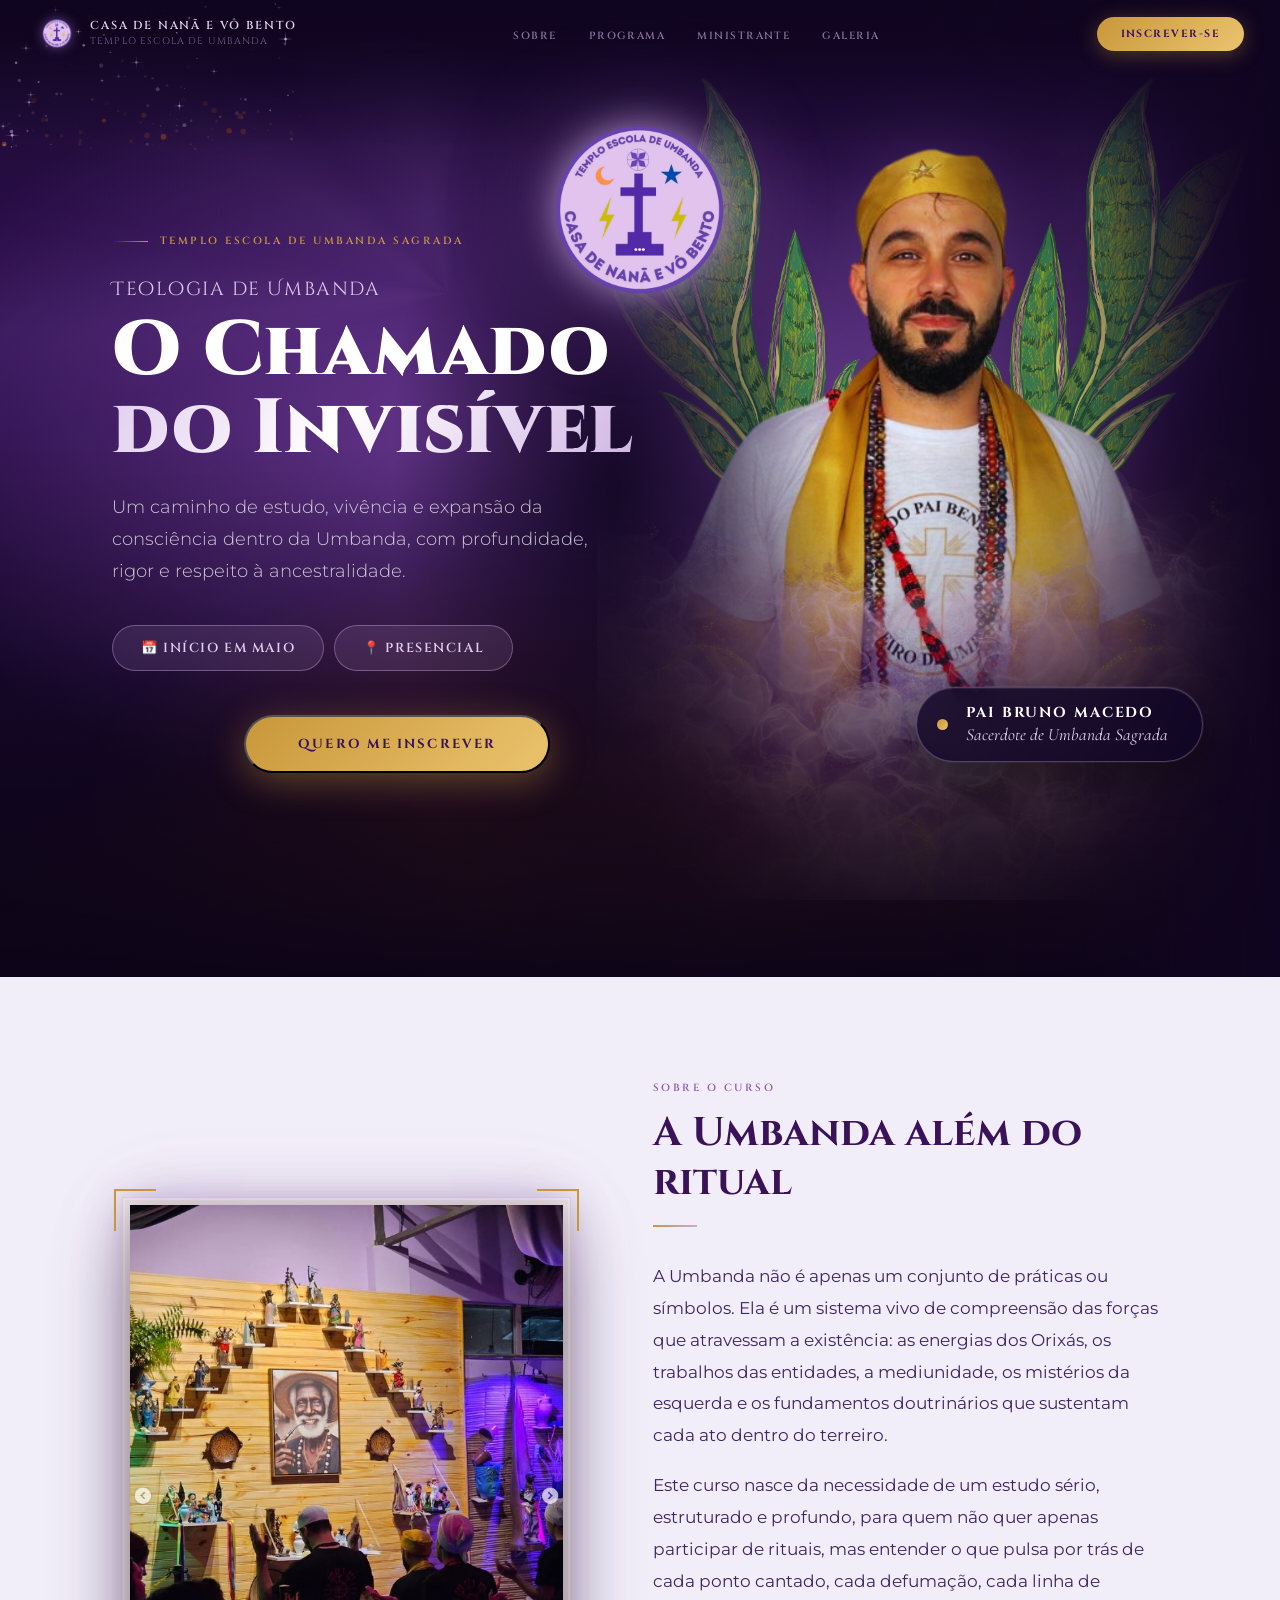
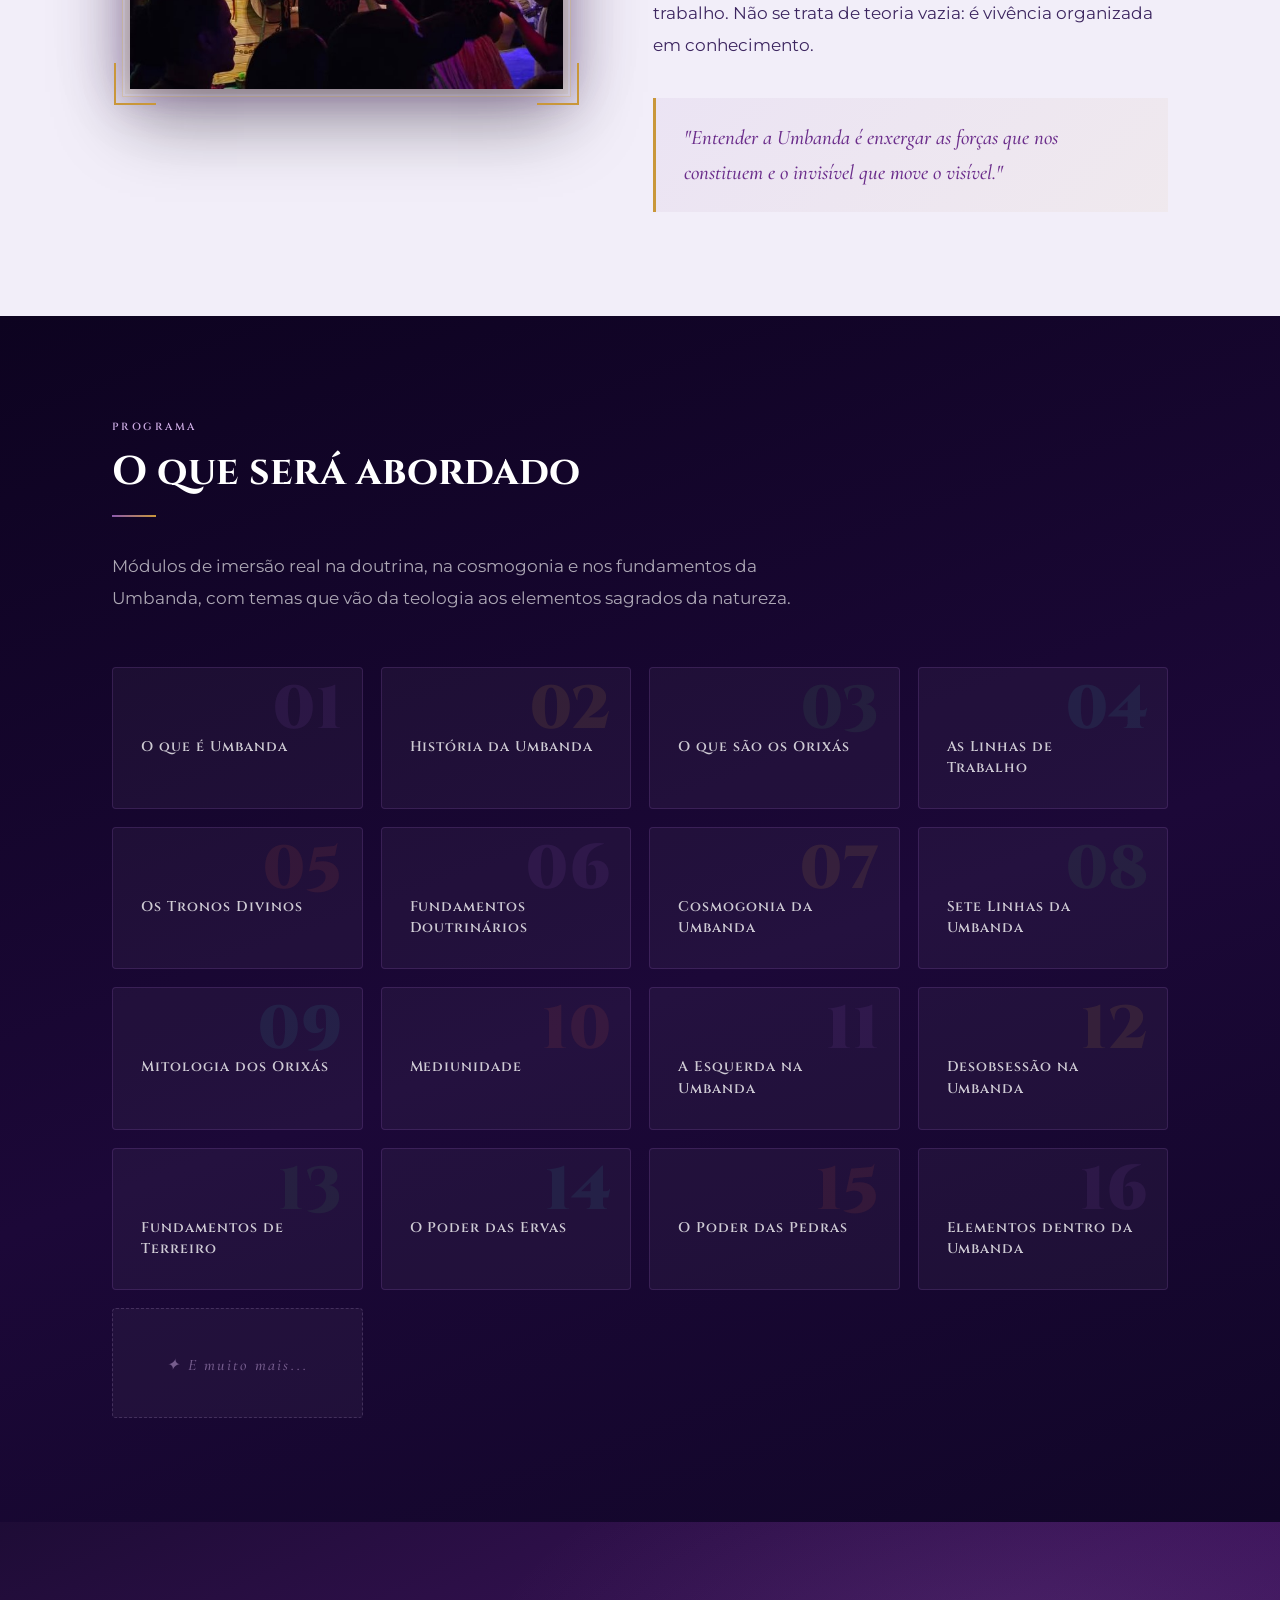
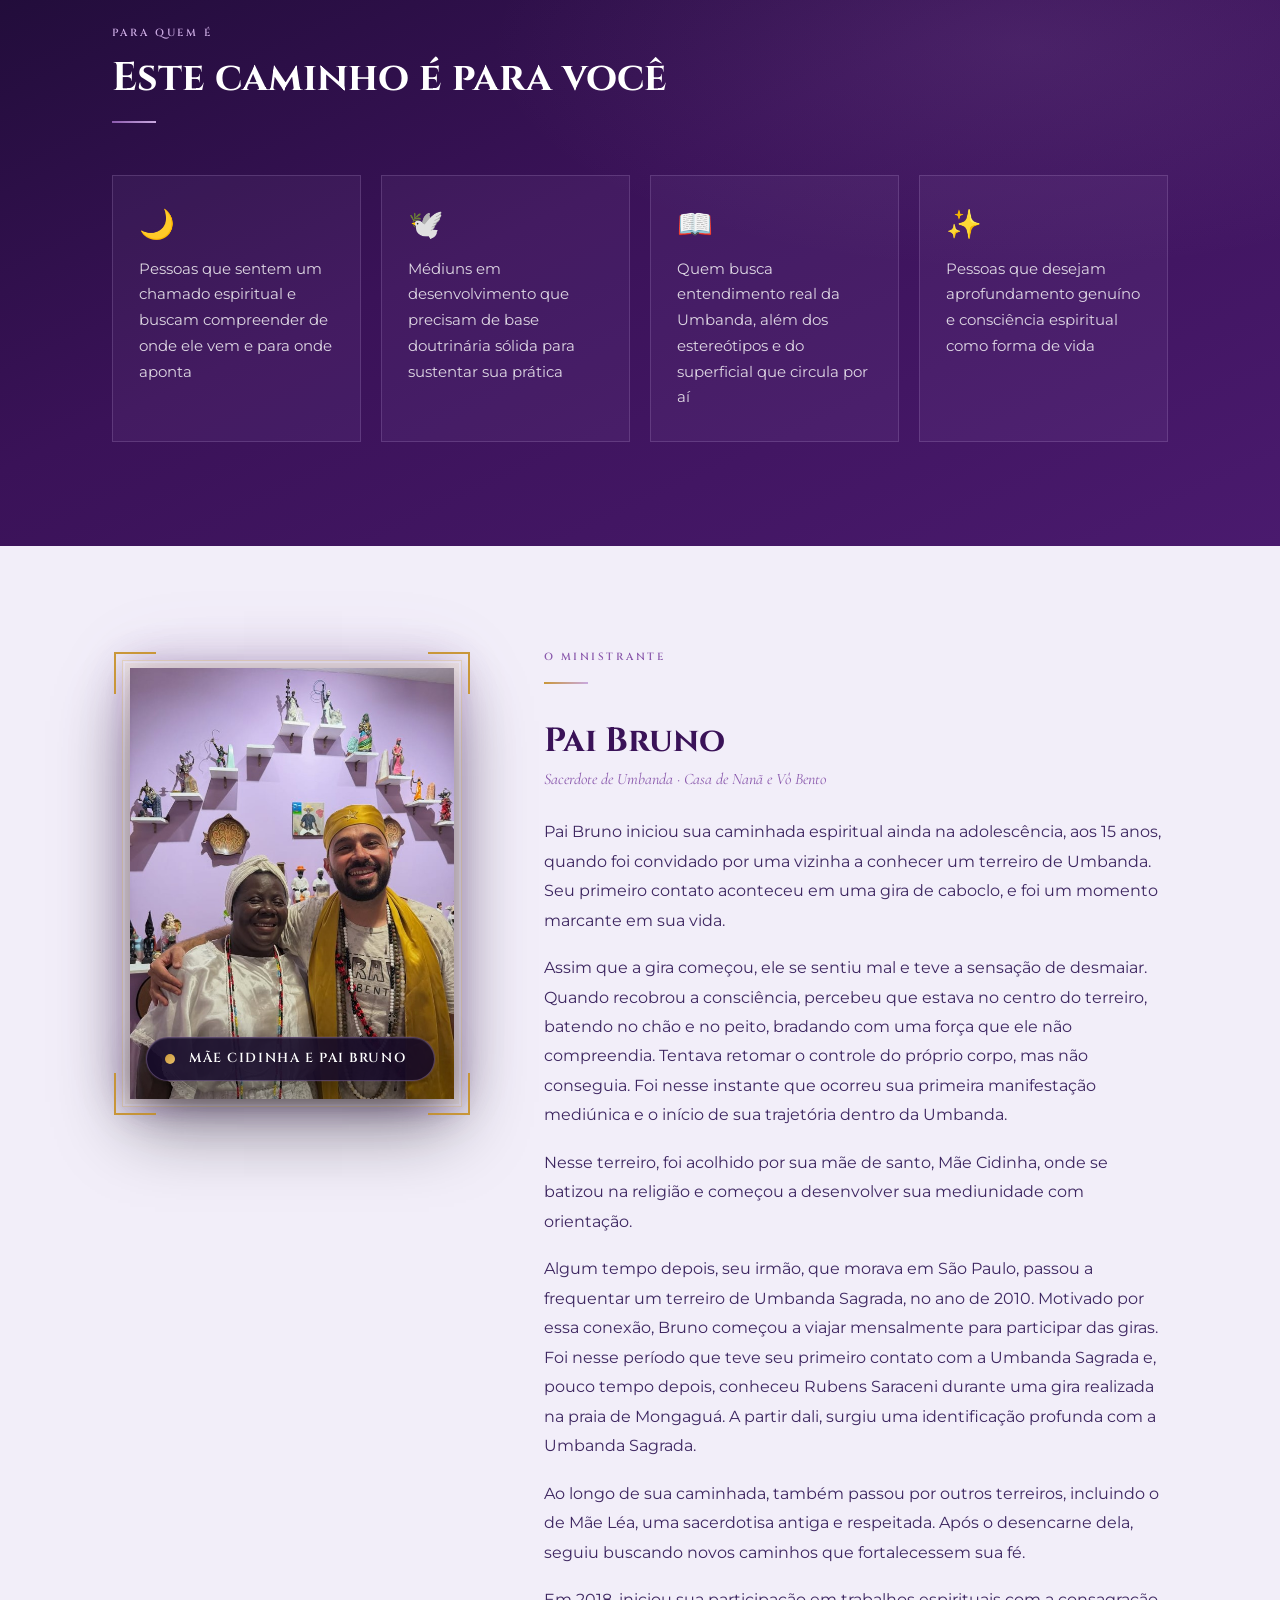
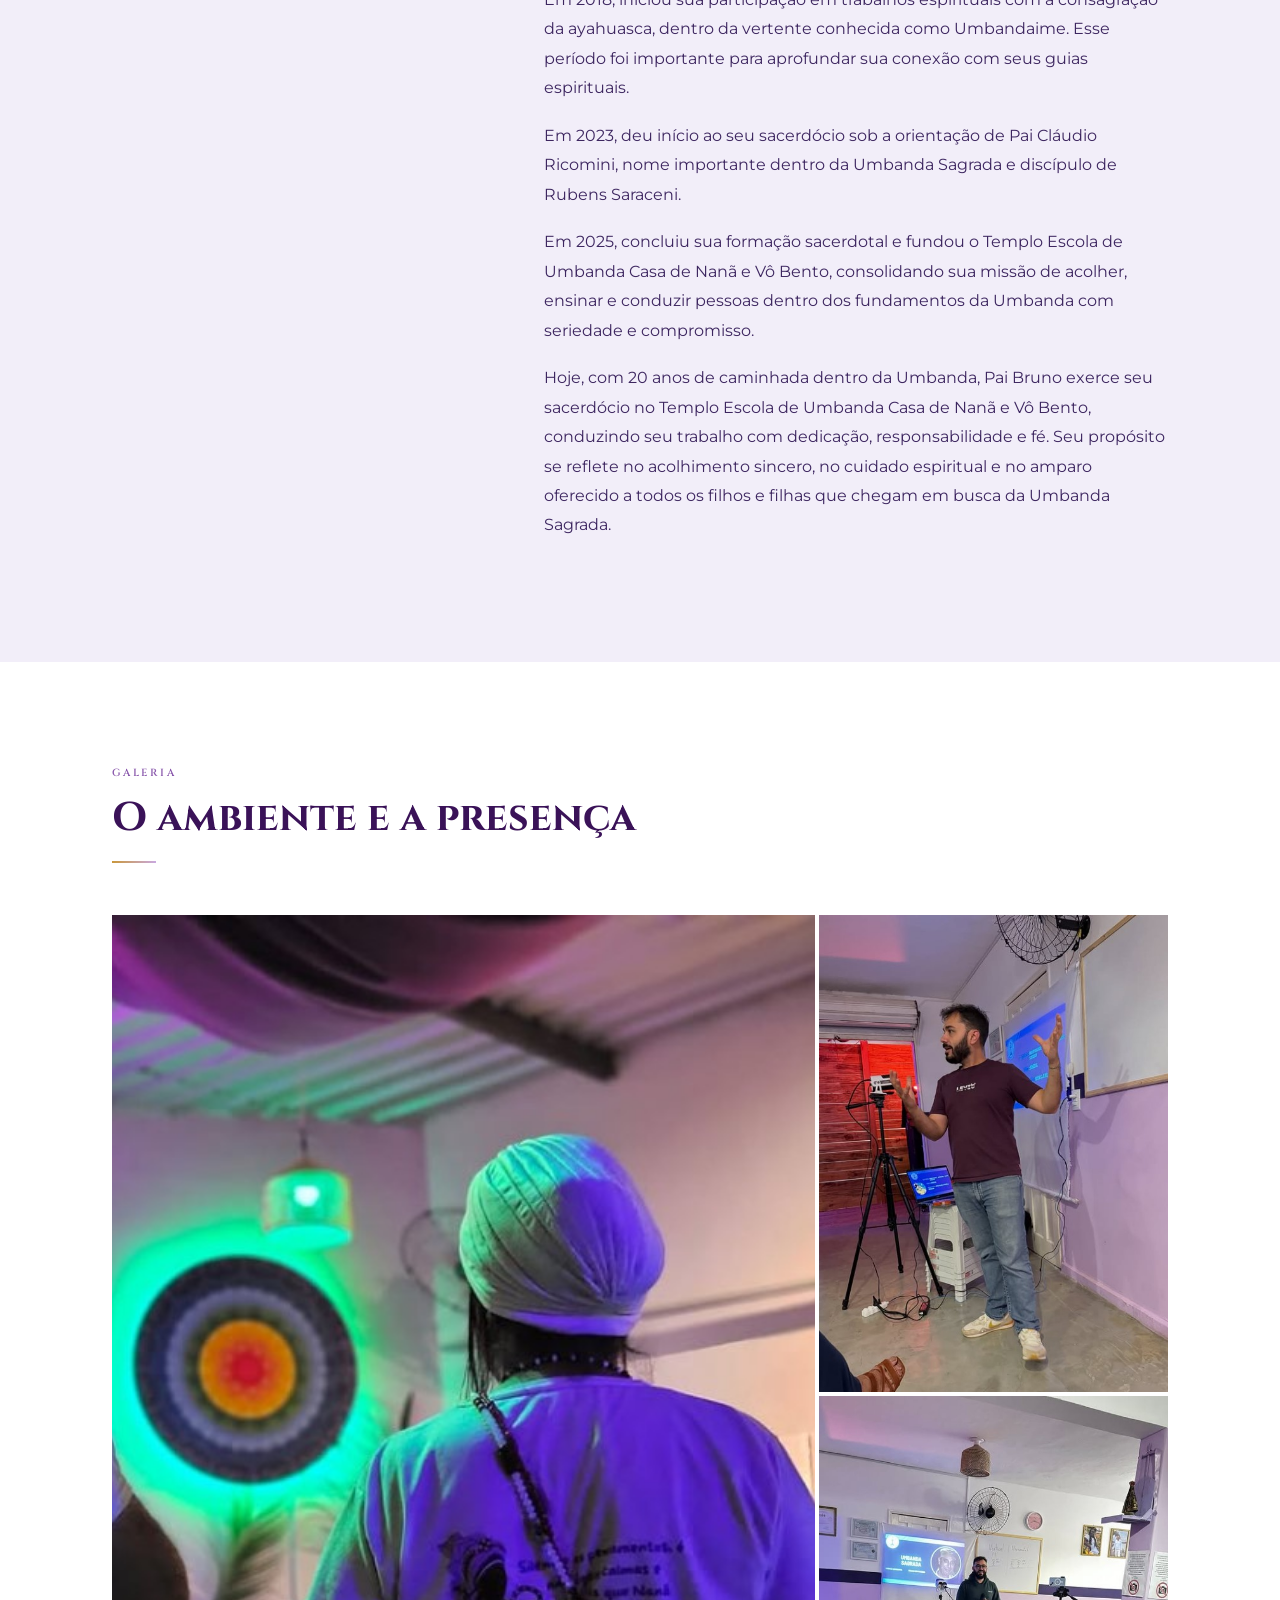
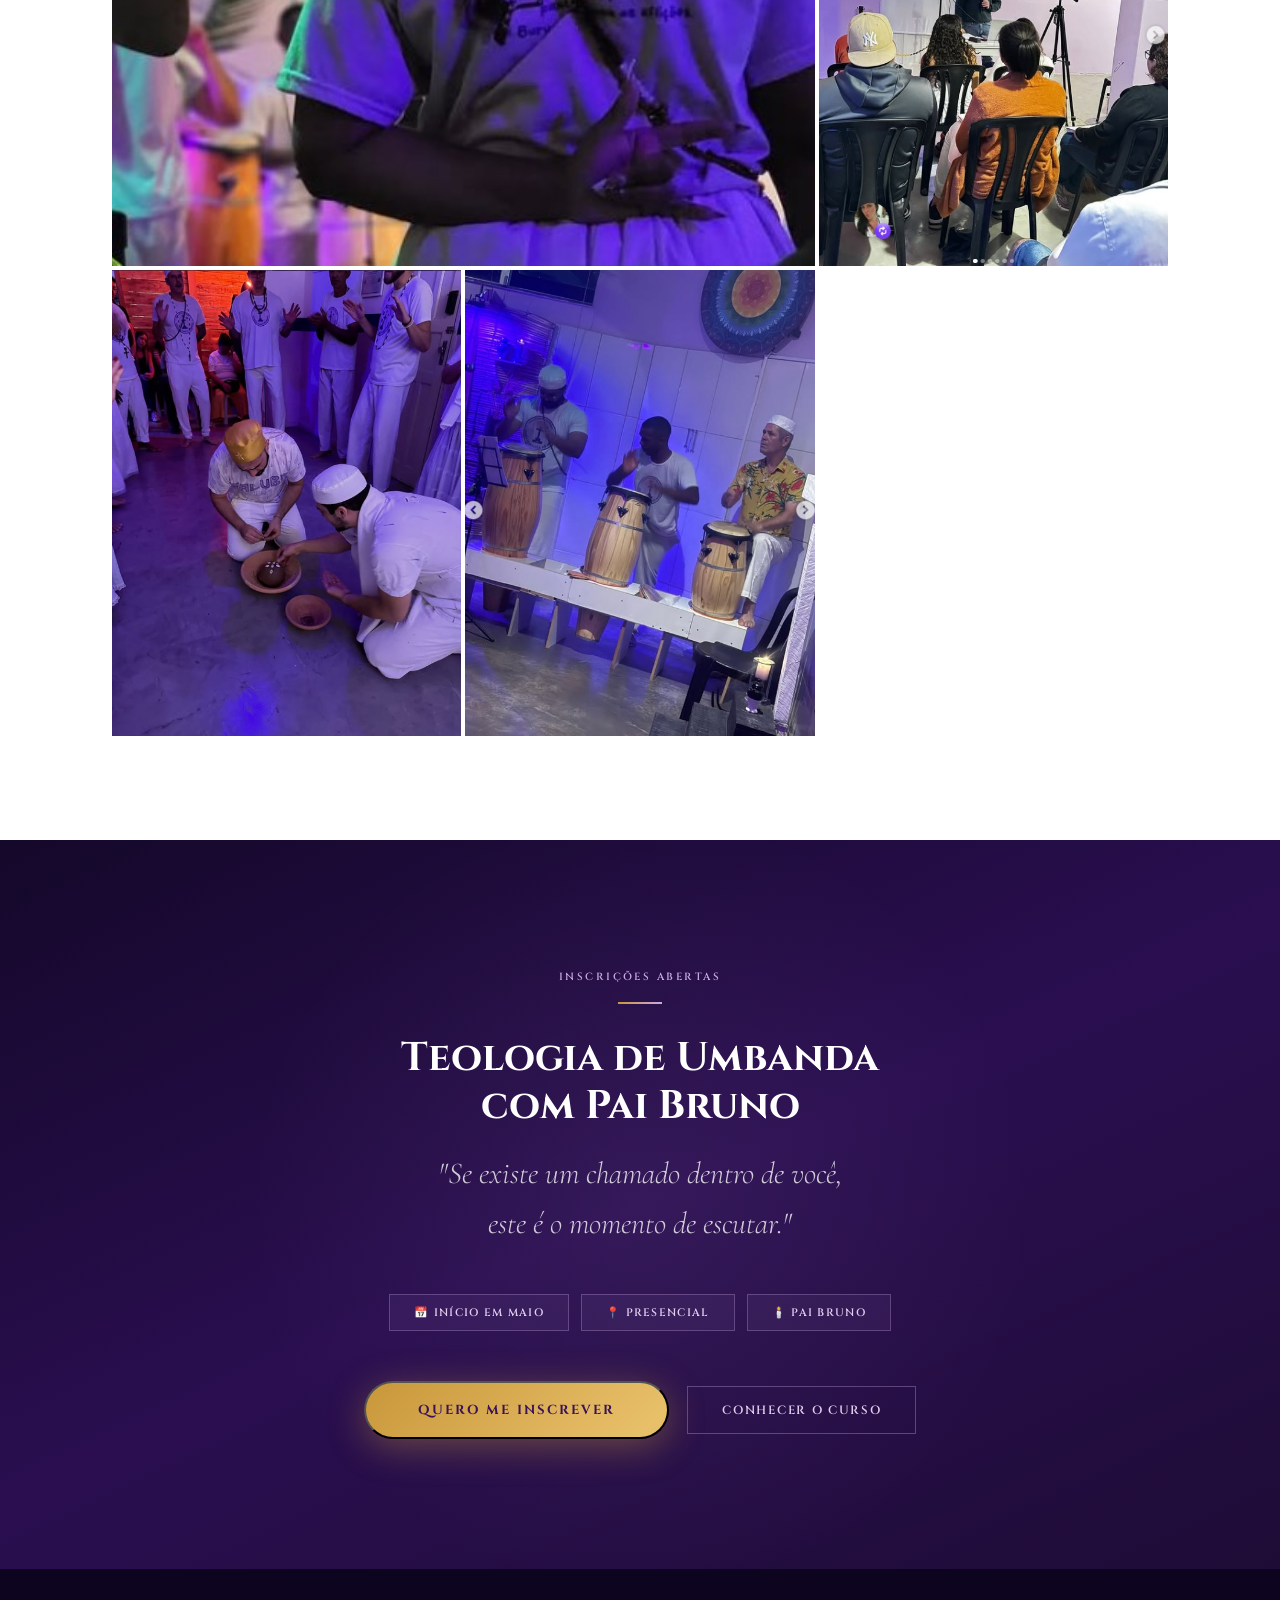
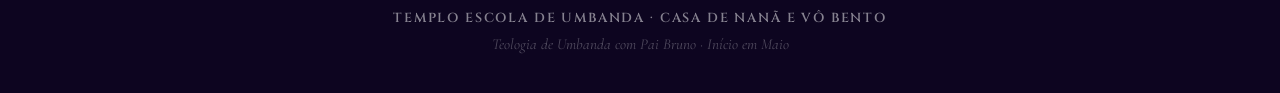
<file: index.html>
<!DOCTYPE html>
<html lang="pt-BR">
<head>
  <meta charset="UTF-8" />
  <meta name="viewport" content="width=device-width, initial-scale=1.0" />
  <title>Teologia de Umbanda com Pai Bruno</title>
  <link rel="preconnect" href="https://fonts.googleapis.com" />
  <link rel="preconnect" href="https://fonts.gstatic.com" crossorigin />
  <link rel="icon" type="image/svg+xml" href="favicon.svg" />
  <link rel="shortcut icon" href="favicon.svg" />
  <link href="https://fonts.googleapis.com/css2?family=Cinzel:wght@400;600;700;900&family=Cinzel+Decorative:wght@400;700&family=Cormorant+Garamond:ital,wght@0,300;0,400;0,500;0,600;1,300;1,400;1,500&family=Montserrat:wght@300;400;500;600&display=swap" rel="stylesheet" />
  <style>
    *, *::before, *::after { box-sizing: border-box; margin: 0; padding: 0; }

    :root {
      --lilas:       #c9a9e0;
      --lilas-light: #e2cfef;
      --lilas-mid:   #ab82cc;
      --lilas-deep:  #8b5aad;
      --roxo:        #6b2d8b;
      --roxo-deep:   #3a1258;
      --roxo-mid:    #4e1a72;
      --white:       #faf8fc;
      --off-white:   #f2eef9;
      --text:        #1e0c36;
      --text-light:  #5a3d7a;
      --gold:        #c9973a;
      --gold-light:  #e8c06a;
      --gold-pale:   #f5e0a8;
    }

    html { scroll-behavior: smooth; }
    body {
      font-family: 'Montserrat', sans-serif;
      background: var(--white);
      color: var(--text);
      overflow-x: hidden;
    }

    .container { max-width: 1120px; margin: 0 auto; padding: 0 32px; }

    .reveal {
      opacity: 0;
      transform: translateY(38px);
      transition: opacity .85s cubic-bezier(.22,1,.36,1), transform .85s cubic-bezier(.22,1,.36,1);
    }
    .reveal.visible { opacity: 1; transform: translateY(0); }

    /* ══════════════════════════════
       NAVBAR — DINÂMICO
    ══════════════════════════════ */

    /* Barra de progresso de scroll */
    #scroll-progress {
      position: fixed; top: 0; left: 0; z-index: 400;
      height: 2px; width: 0%;
      background: linear-gradient(90deg, var(--lilas-deep), var(--gold), var(--lilas));
      background-size: 200% auto;
      animation: progress-shimmer 3s linear infinite;
      transition: width .1s linear;
      pointer-events: none;
    }
    @keyframes progress-shimmer {
      0%   { background-position: 0% center; }
      100% { background-position: 200% center; }
    }

    nav {
      position: fixed; top: 0; left: 0; right: 0; z-index: 300;
      padding: 0 36px;
      height: 68px;
      display: flex; align-items: center; justify-content: space-between;
      transition: background .45s cubic-bezier(.22,1,.36,1),
                  box-shadow .45s, height .35s cubic-bezier(.22,1,.36,1),
                  border-color .45s;
      border-bottom: 1px solid transparent;
    }
    nav.scrolled {
      background: rgba(20,6,42,.92);
      backdrop-filter: blur(22px) saturate(160%);
      -webkit-backdrop-filter: blur(22px) saturate(160%);
      box-shadow: 0 2px 40px rgba(0,0,0,.4);
      border-bottom-color: rgba(201,169,224,.12);
      height: 60px;
    }

    /* Logo + Brand */
    .nav-logo-wrap {
      display: flex; align-items: center; gap: 12px;
      text-decoration: none; flex-shrink: 0;
    }
    .nav-logo-img {
      width: 42px; height: 42px;
      object-fit: contain;
      mix-blend-mode: multiply;
      transition: transform .3s, filter .3s;
      filter: drop-shadow(0 0 6px rgba(180,130,220,.5));
    }
    .nav-logo-wrap:hover .nav-logo-img {
      transform: scale(1.08);
      filter: drop-shadow(0 0 10px rgba(180,130,220,.8));
    }
    .nav-brand {
      font-family: 'Cinzel', serif;
      font-size: .72rem; font-weight: 600;
      color: var(--lilas-light);
      letter-spacing: .16em; text-transform: uppercase;
      line-height: 1.3;
    }
    .nav-brand span {
      display: block; font-size: .6rem; font-weight: 400;
      color: rgba(201,169,224,.55); letter-spacing: .12em;
      margin-top: 2px;
    }

    /* Links de navegação */
    .nav-links {
      display: flex; align-items: center; gap: 4px;
      list-style: none;
    }
    .nav-links a {
      position: relative;
      font-family: 'Cinzel', serif;
      font-size: .65rem; font-weight: 600;
      letter-spacing: .14em; text-transform: uppercase; text-decoration: none;
      color: rgba(201,169,224,.65);
      padding: 8px 14px;
      transition: color .25s;
    }
    .nav-links a::after {
      content: '';
      position: absolute; bottom: 2px; left: 50%; right: 50%;
      height: 1px;
      background: linear-gradient(90deg, var(--gold-light), var(--lilas));
      transition: left .3s cubic-bezier(.22,1,.36,1), right .3s cubic-bezier(.22,1,.36,1), opacity .3s;
      opacity: 0;
    }
    .nav-links a:hover,
    .nav-links a.active { color: rgba(255,255,255,.92); }
    .nav-links a:hover::after,
    .nav-links a.active::after { left: 14px; right: 14px; opacity: 1; }

    /* CTA do nav */
    .nav-cta {
      position: relative;
      font-family: 'Cinzel', serif;
      font-size: .65rem; font-weight: 700;
      letter-spacing: .14em; text-transform: uppercase;
      color: var(--roxo-deep);
      background: linear-gradient(135deg, var(--gold) 0%, var(--gold-light) 50%, var(--gold) 100%);
      background-size: 200% auto;
      padding: 10px 24px;
      border-radius: 60px;
      text-decoration: none;
      overflow: hidden;
      transition: background-position .4s, transform .25s, box-shadow .25s;
      box-shadow: 0 4px 20px rgba(201,151,58,.35);
      flex-shrink: 0;
    }
    .nav-cta::before {
      content: '';
      position: absolute; top: 0; left: -60%;
      width: 40%; height: 100%;
      background: linear-gradient(120deg, transparent, rgba(255,255,255,.35), transparent);
      transform: skewX(-20deg);
      animation: shimmer 3.5s ease-in-out infinite;
    }
    .nav-cta:hover {
      background-position: right center; transform: translateY(-2px);
      box-shadow: 0 8px 28px rgba(201,151,58,.55);
    }

    /* Hamburger (mobile) */
    .nav-hamburger {
      display: none; flex-direction: column; gap: 5px;
      cursor: pointer; padding: 6px; background: none; border: none;
      z-index: 310;
    }
    .nav-hamburger span {
      display: block; width: 22px; height: 1.5px;
      background: var(--lilas-light);
      transition: transform .35s cubic-bezier(.22,1,.36,1), opacity .25s, width .3s;
      transform-origin: center;
    }
    .nav-hamburger.open span:nth-child(1) { transform: translateY(6.5px) rotate(45deg); }
    .nav-hamburger.open span:nth-child(2) { opacity: 0; width: 0; }
    .nav-hamburger.open span:nth-child(3) { transform: translateY(-6.5px) rotate(-45deg); }

    /* Mobile drawer */
    .nav-drawer {
      position: fixed; top: 0; left: 0; right: 0; bottom: 0;
      background: rgba(14,4,28,.97);
      backdrop-filter: blur(20px);
      z-index: 305;
      display: flex; flex-direction: column;
      align-items: center; justify-content: center; gap: 8px;
      opacity: 0; pointer-events: none;
      transition: opacity .35s cubic-bezier(.22,1,.36,1);
    }
    .nav-drawer.open { opacity: 1; pointer-events: all; }
    .nav-drawer a {
      font-family: 'Cinzel', serif;
      font-size: 1.1rem; font-weight: 600;
      letter-spacing: .18em; text-transform: uppercase; text-decoration: none;
      color: rgba(201,169,224,.75);
      padding: 14px 28px;
      transition: color .2s, transform .2s;
    }
    .nav-drawer a:hover { color: #fff; transform: translateX(6px); }
    .nav-drawer .drawer-cta {
      margin-top: 24px;
      color: var(--roxo-deep);
      background: linear-gradient(135deg, var(--gold), var(--gold-light));
      padding: 14px 44px; border-radius: 60px;
      font-size: .85rem;
    }
    .nav-drawer .drawer-cta:hover { transform: translateY(-3px); }
    .nav-drawer-divider {
      width: 40px; height: 1px;
      background: linear-gradient(90deg, transparent, rgba(201,169,224,.35), transparent);
      margin: 8px 0;
    }

    /* ══════════════════════════════
       HERO
    ══════════════════════════════ */
    #hero {
      min-height: 100svh;
      position: relative;
      display: flex;
      align-items: center;
      overflow: hidden;
      background: #1a0830;
    }

    /* Camada base: roxo escuro com calor terroso emergindo da base */
    .hero-gradient {
      position: absolute; inset: 0; z-index: 1;
      background:
        /* brilho lilás central — o espiritual */
        radial-gradient(ellipse 75% 65% at 35% 45%, rgba(155,90,200,.5) 0%, transparent 60%),
        /* calor da terra emergindo pela base */
        radial-gradient(ellipse 100% 40% at 50% 100%, rgba(160,80,30,.55) 0%, rgba(100,40,10,.3) 40%, transparent 65%),
        /* âmbar quente à direita */
        radial-gradient(ellipse 50% 70% at 92% 80%, rgba(180,100,30,.3) 0%, transparent 55%),
        linear-gradient(180deg, #1a0830 0%, #2e0f50 35%, #1a0830 70%, #120820 100%);
    }

    /* Textura de barro — camada de ruído orgânico */
    .hero-earth {
      position: absolute; inset: 0; z-index: 2; pointer-events: none;
      background-image:
        url("data:image/svg+xml,%3Csvg xmlns='http://www.w3.org/2000/svg' width='400' height='400'%3E%3Cfilter id='n'%3E%3CfeTurbulence type='fractalNoise' baseFrequency='.65' numOctaves='4' stitchTiles='stitch'/%3E%3CfeColorMatrix type='saturate' values='0'/%3E%3C/filter%3E%3Crect width='400' height='400' filter='url(%23n)' opacity='1'/%3E%3C/svg%3E");
      background-size: 200px;
      opacity: .04;
      mix-blend-mode: overlay;
    }

    /* Calor pulsante do barro — brilho âmbar animado na base */
    .hero-earth-glow {
      position: absolute; bottom: -10%; left: 50%;
      transform: translateX(-50%);
      width: 90%; height: 55%;
      border-radius: 50%;
      background: radial-gradient(ellipse, rgba(160,75,20,.4) 0%, rgba(120,50,10,.2) 40%, transparent 70%);
      z-index: 2; pointer-events: none;
      animation: earth-pulse 5s ease-in-out infinite;
    }
    @keyframes earth-pulse {
      0%, 100% { opacity: .6; transform: translateX(-50%) scaleX(1) scaleY(1); }
      50%       { opacity: 1;  transform: translateX(-50%) scaleX(1.06) scaleY(1.1); }
    }

    /* Canvas de partículas (lilás + barro) */
    #particles { position: absolute; inset: 0; z-index: 3; pointer-events: none; }

    /* Canvas de faíscas — cobre todo o hero, acima de tudo */
    #sparkles  { position: absolute; inset: 0; z-index: 9; pointer-events: none; }

    /* Raios cônicos — luz espiritual vinda de cima */
    .hero-rays {
      position: absolute; inset: 0; z-index: 4; pointer-events: none;
      background: conic-gradient(
        from 250deg at 35% 30%,
        transparent 0deg, rgba(201,169,224,.04) 15deg,
        transparent 30deg, rgba(201,169,224,.03) 55deg,
        transparent 70deg, rgba(201,169,224,.04) 100deg,
        transparent 120deg
      );
    }

    /* ── FOTO DO PAI BRUNO — fundo preto some com screen ── */
    .hero-photo-col {
      position: absolute;
      right: 0; top: 0; bottom: 0;
      width: 54%;
      z-index: 5;
      display: flex; align-items: flex-start; justify-content: center;
      pointer-events: none;
    }
    .hero-photo-col img {
      height: 100svh;       /* ancorado no topo, ocupa sempre a viewport */
      max-height: 100%;
      width: auto;
      display: block;
      object-fit: contain;
      object-position: top center;
      mix-blend-mode: screen;
      filter: drop-shadow(0 0 50px rgba(180,130,220,.3));
      /* Vinheta: elipse larga nas laterais, centro alto para não escurecer o rosto */
      -webkit-mask-image: radial-gradient(
        ellipse 68% 80% at 50% 45%,
        black 0%,
        black 28%,
        rgba(0,0,0,.9)  44%,
        rgba(0,0,0,.65) 58%,
        rgba(0,0,0,.3)  72%,
        rgba(0,0,0,.06) 84%,
        transparent     94%
      );
      mask-image: radial-gradient(
        ellipse 68% 80% at 50% 45%,
        black 0%,
        black 28%,
        rgba(0,0,0,.9)  44%,
        rgba(0,0,0,.65) 58%,
        rgba(0,0,0,.3)  72%,
        rgba(0,0,0,.06) 84%,
        transparent     94%
      );
    }

    /* Fumaça sobre a foto — camadas densas para ocultar cortes */
    .hero-smoke {
      position: absolute;
      inset: 0;
      z-index: 6;
      pointer-events: none;
      background:
        /* Borda direita — apaga completamente a lateral */
        linear-gradient(to left,  rgba(16,5,32,.98) 0%, rgba(16,5,32,.75) 6%,  rgba(16,5,32,.2) 16%, transparent 28%),
        /* Base — dissolve o rodapé da foto */
        linear-gradient(to top,   rgba(12,4,24,.98) 0%, rgba(12,4,24,.7)  18%, rgba(12,4,24,.2) 36%, transparent 54%),
        /* Topo — apenas cobre a fina divisa com o nav, some rápido */
        linear-gradient(to bottom, rgba(16,5,32,1) 0%, rgba(16,5,32,.92) 4%, rgba(16,5,32,.5) 9%, rgba(16,5,32,.1) 15%, transparent 20%),
        /* Limite esquerdo da foto — transição texto→imagem */
        radial-gradient(ellipse 28% 85% at 48% 50%, rgba(16,5,32,.9) 0%, rgba(16,5,32,.45) 35%, transparent 62%);
    }

    /* ── LOGO — centralizado no hero ── */
    .hero-logo {
      position: absolute;
      top: 88px;
      left: 50%;
      transform: translateX(-50%);
      z-index: 10;
      width: 250px; height: 250px;
      filter:
        drop-shadow(0 0 18px rgba(201,169,224,.7))
        drop-shadow(0 0 50px rgba(180,130,220,.35));
      animation: logo-float 5s ease-in-out infinite;
    }
    .hero-logo img {
      width: 100%; height: 100%;
      object-fit: contain;
      display: block;
    }
    @keyframes logo-float {
      0%, 100% { transform: translateX(-50%) translateY(0); }
      50%       { transform: translateX(-50%) translateY(-9px); }
    }

    @keyframes spin { to { transform: rotate(360deg); } }
    @keyframes pulse-glow {
      0%, 100% { opacity: .6; transform: scale(1); }
      50%       { opacity: 1;  transform: scale(1.1); }
    }

    /* ── CONTEÚDO TEXTUAL ── */
    .hero-content {
      position: relative; z-index: 10;
      padding: 130px 0 100px;
      width: 54%; max-width: 610px;
    }

    .hero-eyebrow {
      display: flex; align-items: center; gap: 12px;
      margin-bottom: 28px;
    }
    .hero-eyebrow-line {
      flex: 0 0 36px; height: 1px;
      background: linear-gradient(90deg, transparent, var(--gold));
    }
    .hero-eyebrow span {
      font-family: 'Cinzel', serif;
      font-size: .65rem; font-weight: 600;
      letter-spacing: .24em; color: var(--gold);
      text-transform: uppercase;
    }

    .hero-overline {
      font-family: 'Cinzel Decorative', serif;
      font-size: clamp(.9rem, 1.8vw, 1.2rem);
      color: var(--lilas-light); letter-spacing: .08em;
      margin-bottom: 10px;
    }

    .hero-h1 {
      font-family: 'Cinzel', serif;
      font-size: clamp(2.8rem, 6vw, 5rem);
      font-weight: 900;
      line-height: 1.02; letter-spacing: .01em;
      color: #fff; margin-bottom: 6px;
    }
    .hero-h1 .grad {
      display: block;
      background: linear-gradient(120deg, var(--lilas-light) 0%, #fff 40%, var(--lilas) 100%);
      -webkit-background-clip: text;
      -webkit-text-fill-color: transparent;
      background-clip: text;
    }

    .hero-subtitle {
      font-family: 'Montserrat', sans-serif;
      font-size: clamp(.95rem, 1.8vw, 1.15rem);
      font-weight: 300;
      color: rgba(255,255,255,.75);
      line-height: 1.75; max-width: 500px;
      margin: 22px 0 38px;
    }

    .hero-meta {
      display: flex; flex-wrap: wrap; gap: 10px;
      margin-bottom: 44px;
    }
    .hero-meta-item {
      display: flex; align-items: center; gap: 10px;
      background: rgba(201,169,224,.12);
      border: 1px solid rgba(201,169,224,.4);
      padding: 13px 28px;
      border-radius: 60px;
      font-family: 'Cinzel', serif;
      font-size: .82rem; font-weight: 600;
      letter-spacing: .12em; color: var(--lilas-light);
      text-transform: uppercase;
      transition: background .25s, transform .2s;
    }
    .hero-meta-item:hover { background: rgba(201,169,224,.22); transform: translateY(-2px); }

    .hero-cta-row { display: flex; align-items: center; flex-wrap: wrap; gap: 18px; justify-content: center; }

    /* Botão CTA — arredondado com shimmer animado */
    .btn-hero {
      position: relative;
      font-family: 'Cinzel', serif;
      font-size: .82rem; font-weight: 700;
      letter-spacing: .16em; text-transform: uppercase;
      text-decoration: none; padding: 18px 52px;
      border-radius: 60px;
      background: linear-gradient(135deg, var(--gold) 0%, var(--gold-light) 50%, var(--gold) 100%);
      background-size: 200% auto;
      color: var(--roxo-deep);
      box-shadow: 0 8px 36px rgba(201,151,58,.4), 0 0 0 0 rgba(201,151,58,.3);
      overflow: hidden;
      transition: background-position .5s, transform .25s, box-shadow .25s;
      animation: btn-pulse 3s ease-in-out infinite;
    }
    /* Shimmer deslizante */
    .btn-hero::before {
      content: '';
      position: absolute;
      top: 0; left: -75%;
      width: 50%; height: 100%;
      background: linear-gradient(120deg, transparent 0%, rgba(255,255,255,.4) 50%, transparent 100%);
      transform: skewX(-20deg);
      animation: shimmer 2.8s ease-in-out infinite;
    }
    @keyframes shimmer {
      0%   { left: -75%; opacity: 0; }
      20%  { opacity: 1; }
      100% { left: 140%; opacity: 0; }
    }
    @keyframes btn-pulse {
      0%, 100% { box-shadow: 0 8px 36px rgba(201,151,58,.4), 0 0 0 0 rgba(201,151,58,.2); }
      50%       { box-shadow: 0 8px 36px rgba(201,151,58,.4), 0 0 0 10px rgba(201,151,58,.0); }
    }
    .btn-hero:hover {
      background-position: right center; transform: translateY(-3px);
      box-shadow: 0 16px 50px rgba(201,151,58,.6);
    }

    .scroll-hint {
      display: flex; align-items: center; gap: 10px;
      color: rgba(255,255,255,.3);
      font-size: .65rem; letter-spacing: .16em;
      text-transform: uppercase; font-family: 'Cinzel', serif;
    }
    .scroll-line {
      width: 1px; height: 34px;
      background: linear-gradient(to bottom, rgba(201,169,224,.5), transparent);
      animation: line-pulse 2.2s ease-in-out infinite;
    }
    @keyframes line-pulse {
      0%, 100% { opacity: .3; transform: scaleY(1); }
      50%       { opacity: .8; transform: scaleY(1.3); }
    }

    /* ── BADGE FLUTUANTE — Pai Bruno ── */
    /* ── BADGE FLUTUANTE — Pai Bruno ── */
    .hero-badge {
      position: absolute;
      bottom: 22%; right: 6%;
      z-index: 11;
      display: flex; align-items: center; gap: 18px;
      background: rgba(16, 5, 38, .82);
      backdrop-filter: blur(22px);
      -webkit-backdrop-filter: blur(22px);
      border: 1px solid rgba(201,169,224,.32);
      border-radius: 60px;
      padding: 18px 34px 18px 20px;
      box-shadow:
        0 12px 40px rgba(0,0,0,.55),
        0 0 0 1px rgba(201,169,224,.1),
        inset 0 1px 0 rgba(255,255,255,.08);
      animation: badge-float 5s ease-in-out infinite;
      animation-delay: -.8s;
    }
    .hero-badge-dot {
      width: 11px; height: 11px; border-radius: 50%; flex-shrink: 0;
      background: linear-gradient(135deg, var(--gold), var(--gold-light));
      animation: badge-dot-pulse 2.2s ease-in-out infinite;
    }
    @keyframes badge-dot-pulse {
      0%, 100% { box-shadow: 0 0 6px rgba(201,151,58,.7), 0 0 14px rgba(201,151,58,.3); }
      50%       { box-shadow: 0 0 16px rgba(201,151,58,1), 0 0 32px rgba(201,151,58,.6); }
    }
    .hero-badge-name {
      font-family: 'Cinzel', serif;
      font-size: .9rem; font-weight: 700;
      letter-spacing: .13em; text-transform: uppercase; color: #fff;
      line-height: 1;
    }
    .hero-badge-role {
      font-family: 'Cormorant Garamond', serif;
      font-size: 1.08rem; font-style: italic;
      color: var(--lilas-light); margin-top: 6px; line-height: 1;
    }
    @keyframes badge-float {
      0%, 100% { transform: translateY(0); }
      50%       { transform: translateY(-8px); }
    }

    /* ══════════════════════════════
       SECTION BASE
    ══════════════════════════════ */
    section { padding: 104px 0; }
    .section-label {
      font-family: 'Cinzel', serif;
      font-size: .65rem; font-weight: 600;
      letter-spacing: .24em; text-transform: uppercase;
      color: var(--lilas-deep); margin-bottom: 14px;
    }
    .section-title {
      font-family: 'Cinzel', serif;
      font-size: clamp(1.6rem, 3.5vw, 2.5rem);
      font-weight: 700; color: var(--roxo-deep);
      line-height: 1.22; margin-bottom: 18px;
    }
    .section-text {
      font-family: 'Montserrat', sans-serif;
      font-size: clamp(.92rem, 1.6vw, 1.05rem);
      font-weight: 400;
      color: #3d2660; line-height: 1.9; max-width: 680px;
    }
    .divider {
      width: 44px; height: 2px;
      background: linear-gradient(90deg, var(--gold), var(--lilas));
      margin: 18px 0 34px;
    }

    /* ══════════════════════════════
       SOBRE
    ══════════════════════════════ */
    #sobre { background: var(--off-white); }
    .sobre-grid {
      display: grid; grid-template-columns: 1fr 1.1fr;
      gap: 72px; align-items: center;
    }
    .sobre-img-wrap {
      position: relative;
      margin: 18px;   /* espaço para os cantos ornamentais */
    }
    .sobre-img-wrap img {
      width: 100%; display: block; position: relative; z-index: 1;
      box-shadow:
        0 28px 70px rgba(0,0,0,.4),
        0 4px 24px rgba(123,63,160,.25),
        0 0 0 5px rgba(201,151,58,.1);
    }

    /* Cantos ornamentais em ouro — técnica L-shape */
    .sobre-img-wrap::before {
      content: ''; position: absolute;
      inset: -16px; z-index: 2; pointer-events: none;
      background:
        linear-gradient(var(--gold), var(--gold)) 0   0,
        linear-gradient(var(--gold), var(--gold)) 0   0,
        linear-gradient(var(--gold), var(--gold)) 100% 0,
        linear-gradient(var(--gold), var(--gold)) 100% 0,
        linear-gradient(var(--gold), var(--gold)) 0   100%,
        linear-gradient(var(--gold), var(--gold)) 0   100%,
        linear-gradient(var(--gold), var(--gold)) 100% 100%,
        linear-gradient(var(--gold), var(--gold)) 100% 100%;
      background-size:
        2px 42px, 42px 2px,
        2px 42px, 42px 2px,
        2px 42px, 42px 2px,
        2px 42px, 42px 2px;
      background-repeat: no-repeat;
    }

    /* Borda externa sutil + brilho lilás */
    .sobre-img-wrap::after {
      content: ''; position: absolute;
      inset: -8px; z-index: 1; pointer-events: none;
      border: 1px solid rgba(201,151,58,.28);
      box-shadow:
        inset 0 0 0 1px rgba(201,169,224,.1),
        0 0 40px rgba(123,63,160,.18),
        0 0 80px rgba(123,63,160,.08);
    }
    .sobre-img-placeholder {
      width: 100%; aspect-ratio: 3/4;
      background: linear-gradient(160deg, var(--roxo-deep), var(--roxo-mid));
      display: flex; flex-direction: column;
      align-items: center; justify-content: center;
      color: rgba(255,255,255,.3); font-size: .8rem; gap: 12px;
      font-family: 'Cinzel', serif; letter-spacing: .1em;
    }
    .quote-pull {
      margin-top: 36px; padding: 22px 28px;
      background: linear-gradient(135deg, rgba(123,63,160,.06), rgba(201,151,58,.06));
      border-left: 3px solid var(--gold);
    }
    .quote-pull p {
      font-family: 'Cormorant Garamond', serif;
      font-style: italic; font-size: 1.3rem; font-weight: 500;
      color: var(--roxo); line-height: 1.7;
    }

    /* ══════════════════════════════
       CONTEÚDO
    ══════════════════════════════ */
    #conteudo {
      background: linear-gradient(160deg, #0d0320 0%, #1c0838 55%, #110628 100%);
    }
    #conteudo .section-label { color: var(--lilas); }
    #conteudo .section-title { color: #fff; }
    #conteudo .divider { background: linear-gradient(90deg, var(--lilas-deep), var(--gold)); }
    #conteudo .section-text { color: rgba(255,255,255,.65); }

    .cards-grid {
      display: grid;
      grid-template-columns: repeat(auto-fill, minmax(240px, 1fr));
      gap: 18px; margin-top: 52px;
    }

    .card {
      padding: 34px 28px 30px;
      background: rgba(255,255,255,.04);
      border: 1px solid rgba(155,95,192,.2);
      border-radius: 4px;
      position: relative; overflow: hidden;
      transition: transform .4s cubic-bezier(.22,1,.36,1),
                  box-shadow .4s, border-color .4s, background .4s;
      cursor: default;
      /* cores padrão — sobrescritas pelo ciclo nth-child */
      --c:   rgba(155,90,200,.9);
      --cg:  rgba(100,30,160,.45);
      --cw:  rgba(155,90,200,.11);
      --cw2: rgba(155,90,200,.24);
    }

    /* ── Ciclo de 5 cores ── */
    .card:nth-child(5n+1) { --c: rgba(155,90,200,.9);  --cg: rgba(100,30,160,.45); --cw: rgba(155,90,200,.11); --cw2: rgba(155,90,200,.25); }
    .card:nth-child(5n+2) { --c: rgba(201,151,58,.95); --cg: rgba(160,100,20,.42); --cw: rgba(201,151,58,.12); --cw2: rgba(201,151,58,.28); }
    .card:nth-child(5n+3) { --c: rgba(72,168,100,.9);  --cg: rgba(30,110,55,.38);  --cw: rgba(72,168,100,.1);  --cw2: rgba(72,168,100,.22); }
    .card:nth-child(5n+4) { --c: rgba(58,180,178,.9);  --cg: rgba(20,130,128,.38); --cw: rgba(58,180,178,.1);  --cw2: rgba(58,180,178,.22); }
    .card:nth-child(5n)   { --c: rgba(210,95,60,.9);   --cg: rgba(150,55,20,.4);   --cw: rgba(210,95,60,.11);  --cw2: rgba(210,95,60,.25);  }

    /* Número grande em marca-d'água */
    .card-num {
      font-family: 'Cinzel', serif;
      font-size: 3.8rem; font-weight: 900;
      line-height: 1; letter-spacing: .02em;
      color: var(--cw);
      position: absolute; top: 12px; right: 18px;
      transition: color .4s;
      user-select: none;
    }

    .card h3 {
      font-family: 'Cinzel', serif;
      font-size: .88rem; font-weight: 600;
      letter-spacing: .07em;
      color: rgba(255,255,255,.78); line-height: 1.5;
      position: relative; z-index: 1;
      margin-top: 34px;
      transition: color .3s;
    }

    /* Linha de brilho no topo */
    .card::before {
      content: '';
      position: absolute; top: 0; left: 0; right: 0; height: 2px;
      background: linear-gradient(90deg, transparent, var(--c), rgba(255,255,255,.5), transparent);
      transform: scaleX(0); transform-origin: left;
      transition: transform .5s cubic-bezier(.22,1,.36,1);
    }
    /* Glow interno */
    .card::after {
      content: '';
      position: absolute; inset: 0;
      background: radial-gradient(ellipse 90% 55% at 20% 0%, var(--cw) 0%, transparent 65%);
      opacity: 0; transition: opacity .4s;
      pointer-events: none;
    }

    .card:hover {
      transform: translateY(-10px);
      background: rgba(255,255,255,.06);
      border-color: var(--c);
      box-shadow:
        0 28px 64px var(--cg),
        0 8px 22px var(--cg),
        0 0 0 1px rgba(255,255,255,.07);
    }
    .card:hover .card-num { color: var(--cw2); }
    .card:hover h3 { color: #fff; }
    .card:hover::before { transform: scaleX(1); }
    .card:hover::after  { opacity: 1; }

    /* Card especial "E muito mais..." */
    .card-more {
      display: flex; align-items: center; justify-content: center;
      min-height: 110px;
      border-style: dashed;
      border-color: rgba(201,169,224,.2);
    }
    .card-more h3 {
      font-size: 1rem; font-style: italic; font-family: 'Cormorant Garamond', serif;
      font-weight: 500;
      color: rgba(201,169,224,.5); margin-top: 0; text-align: center;
      letter-spacing: .14em;
      transition: color .3s;
    }
    .card-more::before { display: none !important; }
    .card-more:hover {
      border-style: solid;
      border-color: rgba(201,169,224,.35);
      transform: none;
      box-shadow: 0 8px 28px rgba(100,30,160,.2);
    }
    .card-more:hover h3 { color: rgba(201,169,224,.85); }

    /* ══════════════════════════════
       PÚBLICO
    ══════════════════════════════ */
    #publico {
      background: linear-gradient(155deg, #1e0c36 0%, #3a1258 45%, #4a1a6e 100%);
      position: relative; overflow: hidden;
    }
    #publico::before {
      content: ''; position: absolute; inset: 0;
      background: radial-gradient(ellipse 70% 60% at 80% 20%, rgba(201,169,224,.1) 0%, transparent 60%);
    }
    #publico .section-label { color: var(--lilas); }
    #publico .section-title { color: #fff; }
    #publico .divider { background: linear-gradient(90deg, var(--lilas-deep), var(--lilas)); }
    .publico-grid {
      display: grid; grid-template-columns: repeat(auto-fill, minmax(230px, 1fr));
      gap: 20px; margin-top: 52px;
    }
    .publico-card {
      border: 1px solid rgba(201,169,224,.2); padding: 30px 26px;
      background: rgba(201,169,224,.06);
      transition: background .25s, border-color .25s, transform .25s;
    }
    .publico-card:hover {
      background: rgba(201,169,224,.13); border-color: rgba(201,169,224,.45);
      transform: translateY(-4px);
    }
    .p-icon { font-size: 1.8rem; margin-bottom: 16px; display: block; }
    .publico-card p {
      font-family: 'Montserrat', sans-serif;
      font-size: .92rem; font-weight: 400;
      color: rgba(255,255,255,.82); line-height: 1.75;
    }

    /* ══════════════════════════════
       MINISTRANTE
    ══════════════════════════════ */
    #ministrante { background: var(--off-white); }
    .ministrante-grid {
      display: grid; grid-template-columns: 360px 1fr;
      gap: 72px; align-items: start;
    }
    .ministrante-photo { position: sticky; top: 100px; margin: 18px; }
    .ministrante-photo img {
      width: 100%; display: block; position: relative; z-index: 1;
      box-shadow:
        0 28px 70px rgba(0,0,0,.4),
        0 4px 24px rgba(123,63,160,.25),
        0 0 0 5px rgba(201,151,58,.1);
    }
    /* Cantos ornamentais em ouro — igual ao sobre-img-wrap */
    .ministrante-photo::before {
      content: ''; position: absolute;
      inset: -16px; z-index: 2; pointer-events: none;
      background:
        linear-gradient(var(--gold), var(--gold)) 0   0,
        linear-gradient(var(--gold), var(--gold)) 0   0,
        linear-gradient(var(--gold), var(--gold)) 100% 0,
        linear-gradient(var(--gold), var(--gold)) 100% 0,
        linear-gradient(var(--gold), var(--gold)) 0   100%,
        linear-gradient(var(--gold), var(--gold)) 0   100%,
        linear-gradient(var(--gold), var(--gold)) 100% 100%,
        linear-gradient(var(--gold), var(--gold)) 100% 100%;
      background-size:
        2px 42px, 42px 2px,
        2px 42px, 42px 2px,
        2px 42px, 42px 2px,
        2px 42px, 42px 2px;
      background-repeat: no-repeat;
    }
    /* Borda externa sutil + brilho lilás */
    .ministrante-photo::after {
      content: ''; position: absolute;
      inset: -8px; z-index: 1; pointer-events: none;
      border: 1px solid rgba(201,151,58,.28);
      box-shadow:
        inset 0 0 0 1px rgba(201,169,224,.1),
        0 0 40px rgba(123,63,160,.18),
        0 0 80px rgba(123,63,160,.08);
    }
    /* Badge flutuante sobre a foto do ministrante */
    .ministrante-badge {
      position: absolute;
      bottom: 18px; left: 16px; transform: none;
      z-index: 12;
      display: flex; align-items: center; gap: 14px;
      white-space: nowrap;
      background: rgba(16, 5, 38, .85);
      backdrop-filter: blur(22px);
      -webkit-backdrop-filter: blur(22px);
      border: 1px solid rgba(201,169,224,.32);
      border-radius: 60px;
      padding: 14px 28px 14px 18px;
      box-shadow:
        0 12px 40px rgba(0,0,0,.55),
        0 0 0 1px rgba(201,169,224,.1),
        inset 0 1px 0 rgba(255,255,255,.08);
      animation: badge-float 5s ease-in-out infinite;
      animation-delay: -1.2s;
    }
    .ministrante-badge-dot {
      width: 10px; height: 10px; border-radius: 50%; flex-shrink: 0;
      background: linear-gradient(135deg, var(--gold), var(--gold-light));
      animation: badge-dot-pulse 2.2s ease-in-out infinite;
    }
    .ministrante-badge-text {
      font-family: 'Cinzel', serif;
      font-size: .82rem; font-weight: 600;
      letter-spacing: .12em; text-transform: uppercase; color: #fff;
      line-height: 1;
    }
    .ministrante-photo-placeholder {
      width: 100%; aspect-ratio: 3/4;
      background: linear-gradient(150deg, var(--roxo-deep), var(--roxo-mid));
      display: flex; flex-direction: column;
      align-items: center; justify-content: center;
      color: rgba(255,255,255,.3);
      font-family: 'Cinzel', serif; font-size: .8rem; letter-spacing: .1em; gap: 12px;
    }
    .ministrante-name {
      font-family: 'Cinzel', serif; font-size: 2.1rem; font-weight: 700;
      color: var(--roxo-deep); margin-bottom: 6px;
    }
    .ministrante-role {
      font-family: 'Cormorant Garamond', serif; font-size: 1rem;
      font-style: italic; color: var(--lilas-deep); margin-bottom: 28px;
    }
    .ministrante-text {
      font-family: 'Montserrat', sans-serif; font-size: .97rem;
      font-weight: 400;
      color: #3d2660; line-height: 1.9; margin-bottom: 18px;
    }

    /* ══════════════════════════════
       GALERIA
    ══════════════════════════════ */
    #galeria { background: #fff; }
    .gallery-grid {
      display: grid; grid-template-columns: repeat(3, 1fr);
      gap: 4px; margin-top: 52px;
    }
    .gallery-item {
      overflow: hidden; position: relative;
      background: var(--roxo-mid); min-height: 220px;
    }
    .gallery-item:first-child { grid-column: span 2; grid-row: span 2; min-height: 460px; }
    .gallery-item img {
      width: 100%; height: 100%; object-fit: cover; display: block;
      transition: transform .5s cubic-bezier(.22,1,.36,1);
    }
    .gallery-item:hover img { transform: scale(1.07); }
    .gallery-placeholder {
      width: 100%; height: 100%; min-height: inherit;
      display: flex; flex-direction: column;
      align-items: center; justify-content: center;
      color: rgba(255,255,255,.22); gap: 8px;
      font-family: 'Cinzel', serif; font-size: .72rem; letter-spacing: .1em;
    }
    .gallery-placeholder .ph-icon { font-size: 1.8rem; opacity: .3; }

    /* ══════════════════════════════
       CTA FINAL
    ══════════════════════════════ */
    #cta-final {
      background: linear-gradient(155deg, #14082a 0%, #2a0e50 50%, #1e0c36 100%);
      text-align: center; padding: 130px 24px;
      position: relative; overflow: hidden;
    }
    #cta-final::before {
      content: ''; position: absolute;
      width: 800px; height: 800px; border-radius: 50%;
      background: radial-gradient(circle, rgba(201,169,224,.07) 0%, transparent 70%);
      top: 50%; left: 50%; transform: translate(-50%, -50%);
    }
    #cta-final .section-label { color: var(--lilas); }
    #cta-final .section-title { color: #fff; margin: 0 auto 18px; max-width: 580px; }
    #cta-final .divider { margin: 18px auto 30px; }
    .cta-quote {
      font-family: 'Cormorant Garamond', serif;
      font-size: clamp(1.3rem, 3.5vw, 1.9rem);
      font-style: italic; font-weight: 300;
      color: rgba(255,255,255,.78);
      max-width: 660px; margin: 0 auto 44px;
      line-height: 1.65;
    }
    .cta-meta {
      display: flex; justify-content: center; flex-wrap: wrap; gap: 12px;
      margin-bottom: 50px;
    }
    .cta-meta-item {
      font-family: 'Cinzel', serif; font-size: .68rem; font-weight: 600;
      letter-spacing: .12em; text-transform: uppercase;
      border: 1px solid rgba(201,169,224,.3);
      background: rgba(201,169,224,.06);
      padding: 10px 24px; color: var(--lilas-light);
      display: flex; align-items: center; gap: 8px;
    }
    .btn-outline {
      display: inline-block;
      font-family: 'Cinzel', serif; font-size: .75rem; font-weight: 600;
      letter-spacing: .14em; text-transform: uppercase; text-decoration: none;
      padding: 15px 34px;
      border: 1px solid rgba(201,169,224,.35);
      color: var(--lilas-light); margin-left: 14px;
      transition: background .25s, border-color .25s, transform .25s;
    }
    .btn-outline:hover {
      background: rgba(201,169,224,.1); border-color: var(--lilas);
      transform: translateY(-2px);
    }

    /* ══════════════════════════════
       FOOTER
    ══════════════════════════════ */
    footer { background: #0d0520; padding: 40px 24px; text-align: center; }
    .footer-name {
      font-family: 'Cinzel', serif; font-size: .82rem; font-weight: 600;
      color: rgba(255,255,255,.5); letter-spacing: .14em; text-transform: uppercase;
      margin-bottom: 8px;
    }
    .footer-sub {
      font-family: 'Cormorant Garamond', serif;
      font-size: .95rem; color: rgba(255,255,255,.28); font-style: italic;
    }

    /* ══════════════════════════════
       MODAL DE INSCRIÇÃO
    ══════════════════════════════ */
    .modal-overlay {
      position: fixed; inset: 0; z-index: 900;
      background: rgba(8, 2, 20, .88);
      backdrop-filter: blur(14px);
      -webkit-backdrop-filter: blur(14px);
      display: flex; align-items: center; justify-content: center;
      padding: 20px;
      opacity: 0; pointer-events: none;
      transition: opacity .35s cubic-bezier(.22,1,.36,1);
    }
    .modal-overlay.open {
      opacity: 1; pointer-events: all;
    }
    .modal {
      position: relative;
      background: linear-gradient(155deg, #130528 0%, #1e0840 60%, #130528 100%);
      border: 1px solid rgba(201,169,224,.22);
      border-radius: 4px;
      padding: 52px 48px 44px;
      width: 100%; max-width: 520px;
      box-shadow:
        0 40px 100px rgba(0,0,0,.7),
        0 0 0 1px rgba(201,169,224,.08),
        inset 0 1px 0 rgba(255,255,255,.06);
      transform: translateY(28px) scale(.97);
      transition: transform .4s cubic-bezier(.22,1,.36,1);
    }
    .modal-overlay.open .modal {
      transform: translateY(0) scale(1);
    }
    /* Cantos ornamentais em ouro */
    .modal::before {
      content: ''; position: absolute;
      inset: -1px; pointer-events: none;
      background:
        linear-gradient(var(--gold), var(--gold)) 0   0,
        linear-gradient(var(--gold), var(--gold)) 0   0,
        linear-gradient(var(--gold), var(--gold)) 100% 0,
        linear-gradient(var(--gold), var(--gold)) 100% 0,
        linear-gradient(var(--gold), var(--gold)) 0   100%,
        linear-gradient(var(--gold), var(--gold)) 0   100%,
        linear-gradient(var(--gold), var(--gold)) 100% 100%,
        linear-gradient(var(--gold), var(--gold)) 100% 100%;
      background-size:
        1px 32px, 32px 1px,
        1px 32px, 32px 1px,
        1px 32px, 32px 1px,
        1px 32px, 32px 1px;
      background-repeat: no-repeat;
    }
    .modal-close {
      position: absolute; top: 16px; right: 18px;
      background: none; border: none; cursor: pointer;
      color: rgba(201,169,224,.45); font-size: 1.3rem;
      line-height: 1; padding: 6px;
      transition: color .2s, transform .2s;
    }
    .modal-close:hover { color: rgba(201,169,224,.9); transform: rotate(90deg); }
    .modal-label {
      font-family: 'Cinzel', serif;
      font-size: .62rem; font-weight: 600;
      letter-spacing: .24em; text-transform: uppercase;
      color: var(--gold); margin-bottom: 10px;
    }
    .modal-title {
      font-family: 'Cinzel', serif;
      font-size: 1.45rem; font-weight: 700;
      color: #fff; line-height: 1.25; margin-bottom: 6px;
    }
    .modal-subtitle {
      font-family: 'Cormorant Garamond', serif;
      font-size: 1.05rem; font-style: italic;
      color: rgba(201,169,224,.65); margin-bottom: 32px;
    }
    .modal-divider {
      width: 36px; height: 1px;
      background: linear-gradient(90deg, var(--gold), var(--lilas));
      margin-bottom: 32px;
    }
    .form-group {
      margin-bottom: 20px;
    }
    .form-group label {
      display: block;
      font-family: 'Cinzel', serif;
      font-size: .62rem; font-weight: 600;
      letter-spacing: .18em; text-transform: uppercase;
      color: rgba(201,169,224,.7); margin-bottom: 8px;
    }
    .form-group input,
    .form-group textarea,
    .form-group select {
      width: 100%;
      background: rgba(255,255,255,.04);
      border: 1px solid rgba(201,169,224,.2);
      border-radius: 2px;
      padding: 14px 16px;
      color: #fff;
      font-family: 'Montserrat', sans-serif;
      font-size: .95rem; font-weight: 300;
      outline: none;
      transition: border-color .25s, background .25s, box-shadow .25s;
      -webkit-appearance: none;
    }
    .form-group input::placeholder,
    .form-group textarea::placeholder {
      color: rgba(201,169,224,.28);
    }
    .form-group input:focus,
    .form-group textarea:focus,
    .form-group select:focus {
      border-color: rgba(201,151,58,.55);
      background: rgba(255,255,255,.07);
      box-shadow: 0 0 0 3px rgba(201,151,58,.1);
    }
    .form-group textarea {
      resize: vertical; min-height: 100px; line-height: 1.65;
    }
    .form-group select {
      cursor: pointer;
      background-image: url("data:image/svg+xml,%3Csvg xmlns='http://www.w3.org/2000/svg' width='12' height='8' viewBox='0 0 12 8'%3E%3Cpath d='M1 1l5 5 5-5' stroke='rgba(201,169,224,.5)' stroke-width='1.5' fill='none' stroke-linecap='round'/%3E%3C/svg%3E");
      background-repeat: no-repeat;
      background-position: right 14px center;
      padding-right: 36px;
    }
    .form-group select option {
      background: #1e0840; color: #fff;
    }
    .modal-btn {
      width: 100%; margin-top: 8px;
      position: relative; overflow: hidden;
      font-family: 'Cinzel', serif;
      font-size: .78rem; font-weight: 700;
      letter-spacing: .16em; text-transform: uppercase;
      padding: 17px 32px; border: none; border-radius: 60px; cursor: pointer;
      background: linear-gradient(135deg, var(--gold) 0%, var(--gold-light) 50%, var(--gold) 100%);
      background-size: 200% auto;
      color: var(--roxo-deep);
      box-shadow: 0 8px 36px rgba(201,151,58,.35);
      transition: background-position .4s, transform .25s, box-shadow .25s;
    }
    .modal-btn::before {
      content: '';
      position: absolute; top: 0; left: -75%;
      width: 50%; height: 100%;
      background: linear-gradient(120deg, transparent 0%, rgba(255,255,255,.4) 50%, transparent 100%);
      transform: skewX(-20deg);
      animation: shimmer 2.8s ease-in-out infinite;
    }
    .modal-btn:hover {
      background-position: right center; transform: translateY(-2px);
      box-shadow: 0 14px 44px rgba(201,151,58,.55);
    }
    .modal-btn:disabled {
      opacity: .6; cursor: not-allowed; transform: none;
    }
    /* Estado de sucesso */
    .modal-success {
      text-align: center; padding: 20px 0 8px;
      display: none;
    }
    .modal-success.show { display: block; }
    .modal-success-icon {
      font-size: 2.8rem; margin-bottom: 18px; display: block;
    }
    .modal-success h3 {
      font-family: 'Cinzel', serif; font-size: 1.2rem; font-weight: 700;
      color: #fff; margin-bottom: 10px;
    }
    .modal-success p {
      font-family: 'Cormorant Garamond', serif;
      font-size: 1.1rem; font-style: italic;
      color: rgba(201,169,224,.7); line-height: 1.6;
    }
    .modal-form-body { transition: opacity .3s; }
    .modal-form-body.hide { opacity: 0; pointer-events: none; }

    /* ══════════════════════════════
       RESPONSIVE — TABLET (≤ 900px)
    ══════════════════════════════ */
    @media (max-width: 900px) {
      /* NAV: só logo + hamburger — sem links e sem CTA */
      nav { padding: 0 20px; }
      .nav-links   { display: none; }
      .nav-cta     { display: none; }   /* estava embolando o header */
      .nav-hamburger { display: flex; }
      .nav-brand span { display: none; }

      /* GRIDS */
      .sobre-grid        { grid-template-columns: 1fr; gap: 48px; }
      .ministrante-grid  { grid-template-columns: 1fr; gap: 48px; }
      .ministrante-photo { position: relative; top: auto; max-width: 360px; margin: 0 auto 40px; }

      /* GALERIA */
      .gallery-grid { grid-template-columns: 1fr 1fr; }
      .gallery-item:first-child { grid-column: span 2; min-height: 340px; }
      .gallery-item { min-height: 200px; }
    }

    /* ══════════════════════════════
       RESPONSIVE — MOBILE (≤ 600px)
    ══════════════════════════════ */
    @media (max-width: 600px) {
      .container { padding: 0 18px; }
      section    { padding: 64px 0; }

      /* ── NAV ── */
      nav { height: 58px; padding: 0 16px; }
      nav.scrolled { height: 54px; }
      .nav-logo-img { width: 32px; height: 32px; }
      .nav-brand {
        font-size: .65rem;
        max-width: 160px;
        white-space: nowrap;
        overflow: hidden;
        text-overflow: ellipsis;
      }

      /* ── HERO: layout em coluna ── */
      #hero {
        flex-direction: column;
        align-items: center;
        min-height: auto;
        padding-top: 58px;          /* limpa a navbar fixa */
      }
      /* Foto ocupa a faixa superior, em full-width */
      .hero-photo-col {
        position: relative;
        width: 100%; right: auto; top: auto; bottom: auto;
        height: 340px; overflow: hidden;
        justify-content: center; align-items: flex-start;
        flex-shrink: 0;
      }
      .hero-photo-col img {
        height: 100%; width: auto;
        max-width: none;
        margin: 0 auto;
        display: block;
        /* Máscara mais apertada nas laterais para sumir as bordas */
        -webkit-mask-image: radial-gradient(
          ellipse 60% 82% at 50% 40%,
          black 0%, black 18%,
          rgba(0,0,0,.88) 32%,
          rgba(0,0,0,.55) 52%,
          rgba(0,0,0,.18) 70%,
          transparent 86%
        );
        mask-image: radial-gradient(
          ellipse 60% 82% at 50% 40%,
          black 0%, black 18%,
          rgba(0,0,0,.88) 32%,
          rgba(0,0,0,.55) 52%,
          rgba(0,0,0,.18) 70%,
          transparent 86%
        );
      }
      /* Overlay de degradê nas bordas da foto — cobre esquerda, direita e baixo */
      .hero-photo-col::after {
        content: '';
        position: absolute; inset: 0; z-index: 4; pointer-events: none;
        background:
          linear-gradient(to left,  #1a0830 0%, rgba(26,8,48,.65) 9%, transparent 26%),
          linear-gradient(to right, #1a0830 0%, rgba(26,8,48,.65) 9%, transparent 26%),
          linear-gradient(to top,   rgba(12,4,24,.95) 0%, rgba(12,4,24,.4) 8%, transparent 22%),
          linear-gradient(to bottom, rgba(18,6,38,.7) 0%, transparent 12%);
      }
      /* Smoke redefinido para mobile: cobre a transição foto→texto */
      .hero-smoke {
        background:
          linear-gradient(to left,  rgba(16,5,32,.92) 0%, rgba(16,5,32,.45) 6%, transparent 18%),
          linear-gradient(to right, rgba(16,5,32,.92) 0%, rgba(16,5,32,.45) 6%, transparent 18%),
          linear-gradient(to bottom, rgba(18,6,38,.6) 0%, transparent 10%),
          linear-gradient(to top,   rgba(12,4,24,.98) 0%, rgba(12,4,24,.6) 3%, transparent 8%);
      }
      /* Logo oculto no mobile — já aparece na navbar */
      .hero-logo { display: none; }
      /* Badge flutuante abaixo da foto, antes do texto */
      .hero-badge {
        position: relative;
        bottom: auto; right: auto; left: auto;
        transform: none;
        margin: 16px auto 0;
        display: inline-flex;
        white-space: nowrap;
        padding: 11px 20px 11px 13px;
        animation: badge-float 5s ease-in-out infinite;
      }
      .hero-badge-name { font-size: .73rem; }
      .hero-badge-role { font-size: .85rem; }
      /* Conteúdo textual */
      .hero-content {
        width: 100%; max-width: 100%;
        padding: 28px 0 48px;
        text-align: center;
      }
      .hero-eyebrow    { justify-content: center; }
      .hero-overline   { font-size: .9rem; }
      .hero-h1         { font-size: clamp(2.2rem, 9vw, 3rem); }
      .hero-subtitle   { font-size: .92rem; margin: 14px 0 24px; max-width: 100%; }
      .hero-meta       { justify-content: center; }
      .hero-meta-item  { padding: 10px 16px; font-size: .7rem; gap: 7px; }
      .hero-cta-row    { flex-direction: column; align-items: center; gap: 12px; }
      .btn-hero        { width: 100%; max-width: 320px; text-align: center; padding: 16px 24px; }
      .scroll-hint     { justify-content: center; margin-top: 8px; }

      /* ── SOBRE ── */
      .sobre-grid     { gap: 32px; }
      .sobre-img-wrap { margin: 14px; }
      .quote-pull     { padding: 16px 18px; }
      .quote-pull p   { font-size: 1.08rem; }

      /* ── CARDS / CONTEÚDO ── */
      .cards-grid { grid-template-columns: 1fr; gap: 14px; margin-top: 36px; }

      /* ── PÚBLICO ── */
      .publico-grid { grid-template-columns: 1fr; gap: 14px; margin-top: 36px; }

      /* ── MINISTRANTE ── */
      .ministrante-grid  { gap: 28px; }
      .ministrante-photo { max-width: 280px; margin: 14px auto 44px; }
      .ministrante-badge { font-size: .7rem; padding: 10px 16px 10px 12px; }
      .ministrante-name  { font-size: 1.55rem; }

      /* ── GALERIA ── */
      .gallery-grid { grid-template-columns: 1fr; gap: 4px; margin-top: 32px; }
      .gallery-item:first-child { grid-column: auto; grid-row: auto; min-height: 260px; }
      .gallery-item { min-height: 210px; }

      /* ── CTA FINAL ── */
      #cta-final     { padding: 72px 18px; }
      .cta-quote     { font-size: 1.18rem; margin-bottom: 28px; }
      .cta-meta      { gap: 8px; margin-bottom: 32px; }
      .cta-meta-item { font-size: .62rem; padding: 9px 16px; }
      .btn-outline   {
        display: block; margin: 12px auto 0;
        width: 100%; max-width: 320px;
        text-align: center; padding: 14px 24px;
      }

      /* ── MODAL ── */
      .modal { padding: 40px 22px 32px; }
      .modal-title { font-size: 1.18rem; }

      /* ── FOOTER ── */
      footer      { padding: 28px 16px; }
      .footer-name { font-size: .7rem; }
    }

    /* ══════════════════════════════
       RESPONSIVE — SMALL (≤ 400px)
    ══════════════════════════════ */
    @media (max-width: 400px) {
      .nav-brand { display: none; }            /* só ícone no nav */
      .hero-photo-col { height: 280px; }
      .hero-h1 { font-size: 2rem; }
      .hero-badge { padding: 9px 15px 9px 10px; gap: 10px; }
      .hero-badge-name { font-size: .67rem; }
      .hero-badge-role { font-size: .78rem; }
      .btn-hero, .btn-outline { max-width: 100%; }
      .ministrante-photo { max-width: 240px; }
      .ministrante-badge { font-size: .63rem; padding: 9px 13px 9px 10px; }
    }
  </style>
</head>
<body>

<!-- ══ SCROLL PROGRESS ══ -->
<div id="scroll-progress"></div>

<!-- ══ NAVBAR ══ -->
<nav id="navbar">
  <a class="nav-logo-wrap" href="#hero">
    <img class="nav-logo-img" src="logo.png" alt="Logo Templo Escola de Umbanda"
         onerror="this.style.display='none'" />
    <span class="nav-brand">
      Casa de Nanã e Vô Bento
      <span>Templo Escola de Umbanda</span>
    </span>
  </a>

  <ul class="nav-links">
    <li><a href="#sobre">Sobre</a></li>
    <li><a href="#conteudo">Programa</a></li>
    <li><a href="#ministrante">Ministrante</a></li>
    <li><a href="#galeria">Galeria</a></li>
  </ul>

  <a href="#cta-final" class="nav-cta">Inscrever-se</a>

  <button class="nav-hamburger" id="hamburger" aria-label="Menu">
    <span></span><span></span><span></span>
  </button>
</nav>

<!-- ══ MOBILE DRAWER ══ -->
<div class="nav-drawer" id="nav-drawer">
  <a href="#sobre"       class="drawer-link">Sobre</a>
  <div class="nav-drawer-divider"></div>
  <a href="#conteudo"    class="drawer-link">Programa</a>
  <div class="nav-drawer-divider"></div>
  <a href="#ministrante" class="drawer-link">Ministrante</a>
  <div class="nav-drawer-divider"></div>
  <a href="#galeria"     class="drawer-link">Galeria</a>
  <a href="#cta-final"   class="drawer-cta drawer-link">Inscrever-se</a>
</div>

<!-- ══ HERO ══ -->
<section id="hero">
  <div class="hero-gradient"></div>
  <div class="hero-earth"></div>
  <div class="hero-earth-glow"></div>
  <canvas id="particles"></canvas>
  <div class="hero-rays"></div>

  <!-- Logo do Terreiro — sem fundo via mix-blend-mode -->
  <div class="hero-logo">
    <img src="logo.png" alt="Logo Templo Escola de Umbanda"
         onerror="this.style.display='none'" />
  </div>

  <!-- Foto do Pai Bruno — fundo preto some via mix-blend: screen -->
  <div class="hero-photo-col">
    <img src="quem (1).png" alt="Pai Bruno" />
  </div>

  <!-- Fumaça sobre a foto — integra sem corte -->
  <div class="hero-smoke"></div>

  <!-- Faíscas sobre todo o hero -->
  <canvas id="sparkles"></canvas>

  <!-- Badge flutuante — Pai Bruno -->
  <div class="hero-badge">
    <div class="hero-badge-dot"></div>
    <div>
      <div class="hero-badge-name">Pai Bruno Macedo</div>
      <div class="hero-badge-role">Sacerdote de Umbanda Sagrada</div>
    </div>
  </div>

  <!-- Texto do hero -->
  <div class="container" style="position:relative;z-index:10;width:100%">
    <div class="hero-content reveal">

      <div class="hero-eyebrow">
        <span class="hero-eyebrow-line"></span>
        <span>Templo Escola de Umbanda Sagrada</span>
      </div>

      <p class="hero-overline">Teologia de Umbanda</p>

      <h1 class="hero-h1">
        O Chamado<br/>
        <span class="grad">do Invisível</span>
      </h1>

      <p class="hero-subtitle">
        Um caminho de estudo, vivência e expansão da consciência
        dentro da Umbanda, com profundidade, rigor e respeito à ancestralidade.
      </p>

      <div class="hero-meta">
        <div class="hero-meta-item">📅 Início em Maio</div>
        <div class="hero-meta-item">📍 Presencial</div>
      </div>

      <div class="hero-cta-row">
        <button type="button" class="btn-hero" onclick="abrirModal()">Quero me inscrever</button>
      </div>

    </div>
  </div>
</section>

<!-- ══ SOBRE ══ -->
<section id="sobre">
  <div class="container">
    <div class="sobre-grid">
      <div class="sobre-img-wrap reveal">
        <img src="img2.jpg" alt="Pai Bruno"
             onerror="this.style.display='none';this.nextElementSibling.style.display='flex'" />
        <div class="sobre-img-placeholder" style="display:none">
          <span>🕯️</span><span>Imagem do Pai Bruno</span>
        </div>
      </div>
      <div class="reveal">
        <p class="section-label">Sobre o Curso</p>
        <h2 class="section-title">A Umbanda além do ritual</h2>
        <div class="divider"></div>
        <p class="section-text">
          A Umbanda não é apenas um conjunto de práticas ou símbolos. Ela é um sistema vivo de compreensão das forças que atravessam a existência: as energias dos Orixás, os trabalhos das entidades, a mediunidade, os mistérios da esquerda e os fundamentos doutrinários que sustentam cada ato dentro do terreiro.
        </p>
        <p class="section-text" style="margin-top:18px">
          Este curso nasce da necessidade de um estudo sério, estruturado e profundo, para quem não quer apenas participar de rituais, mas entender o que pulsa por trás de cada ponto cantado, cada defumação, cada linha de trabalho. Não se trata de teoria vazia: é vivência organizada em conhecimento.
        </p>
        <div class="quote-pull">
          <p>"Entender a Umbanda é enxergar as forças que nos constituem e o invisível que move o visível."</p>
        </div>
      </div>
    </div>
  </div>
</section>

<!-- ══ CONTEÚDO ══ -->
<section id="conteudo">
  <div class="container">
    <div class="reveal">
      <p class="section-label">Programa</p>
      <h2 class="section-title">O que será abordado</h2>
      <div class="divider"></div>
      <p class="section-text">Módulos de imersão real na doutrina, na cosmogonia e nos fundamentos da Umbanda, com temas que vão da teologia aos elementos sagrados da natureza.</p>
    </div>
    <div class="cards-grid">
      <div class="card reveal"><div class="card-num" data-n="01">01</div><h3>O que é Umbanda</h3></div>
      <div class="card reveal"><div class="card-num" data-n="02">02</div><h3>História da Umbanda</h3></div>
      <div class="card reveal"><div class="card-num" data-n="03">03</div><h3>O que são os Orixás</h3></div>
      <div class="card reveal"><div class="card-num" data-n="04">04</div><h3>As Linhas de Trabalho</h3></div>
      <div class="card reveal"><div class="card-num" data-n="05">05</div><h3>Os Tronos Divinos</h3></div>
      <div class="card reveal"><div class="card-num" data-n="06">06</div><h3>Fundamentos Doutrinários</h3></div>
      <div class="card reveal"><div class="card-num" data-n="07">07</div><h3>Cosmogonia da Umbanda</h3></div>
      <div class="card reveal"><div class="card-num" data-n="08">08</div><h3>Sete Linhas da Umbanda</h3></div>
      <div class="card reveal"><div class="card-num" data-n="09">09</div><h3>Mitologia dos Orixás</h3></div>
      <div class="card reveal"><div class="card-num" data-n="10">10</div><h3>Mediunidade</h3></div>
      <div class="card reveal"><div class="card-num" data-n="11">11</div><h3>A Esquerda na Umbanda</h3></div>
      <div class="card reveal"><div class="card-num" data-n="12">12</div><h3>Desobsessão na Umbanda</h3></div>
      <div class="card reveal"><div class="card-num" data-n="13">13</div><h3>Fundamentos de Terreiro</h3></div>
      <div class="card reveal"><div class="card-num" data-n="14">14</div><h3>O Poder das Ervas</h3></div>
      <div class="card reveal"><div class="card-num" data-n="15">15</div><h3>O Poder das Pedras</h3></div>
      <div class="card reveal"><div class="card-num" data-n="16">16</div><h3>Elementos dentro da Umbanda</h3></div>
      <div class="card card-more reveal"><h3>✦ E muito mais...</h3></div>
    </div>
  </div>
</section>

<!-- ══ PÚBLICO ══ -->
<section id="publico">
  <div class="container">
    <div class="reveal">
      <p class="section-label">Para quem é</p>
      <h2 class="section-title">Este caminho é para você</h2>
      <div class="divider"></div>
    </div>
    <div class="publico-grid">
      <div class="publico-card reveal"><span class="p-icon">🌙</span>
        <p>Pessoas que sentem um chamado espiritual e buscam compreender de onde ele vem e para onde aponta</p></div>
      <div class="publico-card reveal"><span class="p-icon">🕊️</span>
        <p>Médiuns em desenvolvimento que precisam de base doutrinária sólida para sustentar sua prática</p></div>
      <div class="publico-card reveal"><span class="p-icon">📖</span>
        <p>Quem busca entendimento real da Umbanda, além dos estereótipos e do superficial que circula por aí</p></div>
      <div class="publico-card reveal"><span class="p-icon">✨</span>
        <p>Pessoas que desejam aprofundamento genuíno e consciência espiritual como forma de vida</p></div>
    </div>
  </div>
</section>

<!-- ══ MINISTRANTE ══ -->
<section id="ministrante">
  <div class="container">
    <div class="ministrante-grid">
      <div class="ministrante-photo reveal">
        <img src="img3.jpg" alt="Pai Bruno"
             onerror="this.style.display='none';this.nextElementSibling.style.display='flex'" />
        <div class="ministrante-photo-placeholder" style="display:none">
          <span>🙏</span><span>Pai Bruno</span>
        </div>
        <div class="ministrante-badge">
          <div class="ministrante-badge-dot"></div>
          <span class="ministrante-badge-text">Mãe Cidinha e Pai Bruno</span>
        </div>
      </div>
      <div class="reveal">
        <p class="section-label">O Ministrante</p>
        <div class="divider"></div>
        <h2 class="ministrante-name">Pai Bruno</h2>
        <p class="ministrante-role">Sacerdote de Umbanda · Casa de Nanã e Vô Bento</p>
        <p class="ministrante-text">Pai Bruno iniciou sua caminhada espiritual ainda na adolescência, aos 15 anos, quando foi convidado por uma vizinha a conhecer um terreiro de Umbanda. Seu primeiro contato aconteceu em uma gira de caboclo, e foi um momento marcante em sua vida.</p>
        <p class="ministrante-text">Assim que a gira começou, ele se sentiu mal e teve a sensação de desmaiar. Quando recobrou a consciência, percebeu que estava no centro do terreiro, batendo no chão e no peito, bradando com uma força que ele não compreendia. Tentava retomar o controle do próprio corpo, mas não conseguia. Foi nesse instante que ocorreu sua primeira manifestação mediúnica e o início de sua trajetória dentro da Umbanda.</p>
        <p class="ministrante-text">Nesse terreiro, foi acolhido por sua mãe de santo, Mãe Cidinha, onde se batizou na religião e começou a desenvolver sua mediunidade com orientação.</p>
        <p class="ministrante-text">Algum tempo depois, seu irmão, que morava em São Paulo, passou a frequentar um terreiro de Umbanda Sagrada, no ano de 2010. Motivado por essa conexão, Bruno começou a viajar mensalmente para participar das giras. Foi nesse período que teve seu primeiro contato com a Umbanda Sagrada e, pouco tempo depois, conheceu Rubens Saraceni durante uma gira realizada na praia de Mongaguá. A partir dali, surgiu uma identificação profunda com a Umbanda Sagrada.</p>
        <p class="ministrante-text">Ao longo de sua caminhada, também passou por outros terreiros, incluindo o de Mãe Léa, uma sacerdotisa antiga e respeitada. Após o desencarne dela, seguiu buscando novos caminhos que fortalecessem sua fé.</p>
        <p class="ministrante-text">Em 2018, iniciou sua participação em trabalhos espirituais com a consagração da ayahuasca, dentro da vertente conhecida como Umbandaime. Esse período foi importante para aprofundar sua conexão com seus guias espirituais.</p>
        <p class="ministrante-text">Em 2023, deu início ao seu sacerdócio sob a orientação de Pai Cláudio Ricomini, nome importante dentro da Umbanda Sagrada e discípulo de Rubens Saraceni.</p>
        <p class="ministrante-text">Em 2025, concluiu sua formação sacerdotal e fundou o Templo Escola de Umbanda Casa de Nanã e Vô Bento, consolidando sua missão de acolher, ensinar e conduzir pessoas dentro dos fundamentos da Umbanda com seriedade e compromisso.</p>
        <p class="ministrante-text">Hoje, com 20 anos de caminhada dentro da Umbanda, Pai Bruno exerce seu sacerdócio no Templo Escola de Umbanda Casa de Nanã e Vô Bento, conduzindo seu trabalho com dedicação, responsabilidade e fé. Seu propósito se reflete no acolhimento sincero, no cuidado espiritual e no amparo oferecido a todos os filhos e filhas que chegam em busca da Umbanda Sagrada.</p>
      </div>
    </div>
  </div>
</section>

<!-- ══ GALERIA ══ -->
<section id="galeria">
  <div class="container">
    <div class="reveal">
      <p class="section-label">Galeria</p>
      <h2 class="section-title">O ambiente e a presença</h2>
      <div class="divider"></div>
    </div>
    <div class="gallery-grid reveal">
      <div class="gallery-item">
        <img src="img9.jpg" alt="O ambiente e a presença" />
      </div>
      <div class="gallery-item">
        <img src="img5.jpg" alt="O ambiente e a presença" />
      </div>
      <div class="gallery-item">
        <img src="img6.jpg" alt="O ambiente e a presença" />
      </div>
      <div class="gallery-item">
        <img src="img7.jpg" alt="O ambiente e a presença" />
      </div>
      <div class="gallery-item">
        <img src="img8.jpg" alt="O ambiente e a presença" />
      </div>
    </div>
  </div>
</section>

<!-- ══ CTA FINAL ══ -->
<section id="cta-final">
  <div class="container reveal">
    <p class="section-label">Inscrições Abertas</p>
    <div class="divider" style="margin:18px auto 30px"></div>
    <h2 class="section-title">Teologia de Umbanda<br/>com Pai Bruno</h2>
    <p class="cta-quote">"Se existe um chamado dentro de você,<br/>este é o momento de escutar."</p>
    <div class="cta-meta">
      <div class="cta-meta-item">📅 Início em Maio</div>
      <div class="cta-meta-item">📍 Presencial</div>
      <div class="cta-meta-item">🕯️ Pai Bruno</div>
    </div>
    <button type="button" class="btn-hero" onclick="abrirModal()">Quero me inscrever</button>
    <a href="#sobre" class="btn-outline">Conhecer o curso</a>
  </div>
</section>

<!-- ══ MODAL DE INSCRIÇÃO ══ -->
<div class="modal-overlay" id="modal-overlay" role="dialog" aria-modal="true" aria-labelledby="modal-title">
  <div class="modal">
    <button class="modal-close" id="modal-close" aria-label="Fechar">✕</button>

    <div class="modal-form-body" id="modal-form-body">
      <p class="modal-label">Inscrição</p>
      <h2 class="modal-title" id="modal-title">Teologia de Umbanda<br/>com Pai Bruno</h2>
      <p class="modal-subtitle">Preencha com atenção e carinho 🕯️</p>
      <div class="modal-divider"></div>

      <form id="inscricao-form" novalidate>
        <div class="form-group">
          <label for="campo-nome">Nome completo</label>
          <input type="text" id="campo-nome" name="nome" placeholder="Seu nome" required autocomplete="name" />
        </div>
        <div class="form-group">
          <label for="campo-telefone">WhatsApp / Telefone</label>
          <input type="tel" id="campo-telefone" name="telefone" placeholder="(00) 00000-0000" required autocomplete="tel" />
        </div>
        <div class="form-group">
          <label for="campo-grau">Qual o seu grau de contato com a espiritualidade?</label>
          <select id="campo-grau" name="grau_select">
            <option value="" disabled selected>Selecione uma opção...</option>
            <option value="Nenhum — estou começando agora">Nenhum — estou começando agora</option>
            <option value="Pouco — já ouvi falar, tenho curiosidade">Pouco — já ouvi falar, tenho curiosidade</option>
            <option value="Médio — frequento ou já frequentei terreiro">Médio — frequento ou já frequentei terreiro</option>
            <option value="Avançado — já tenho prática espiritual consolidada">Avançado — já tenho prática espiritual consolidada</option>
            <option value="outro">Prefiro descrever com minhas palavras...</option>
          </select>
        </div>
        <div class="form-group" id="grupo-descricao" style="display:none">
          <label for="campo-descricao">Conte um pouco sobre sua caminhada</label>
          <textarea id="campo-descricao" name="descricao" placeholder="Escreva livremente..."></textarea>
        </div>
        <button type="submit" class="modal-btn" id="modal-submit-btn">Enviar inscrição</button>
      </form>
    </div>

    <div class="modal-success" id="modal-success">
      <span class="modal-success-icon">🕯️</span>
      <h3>Inscrição recebida!</h3>
      <p>Que bom ter você nessa caminhada.<br/>Em breve entraremos em contato.</p>
    </div>
  </div>
</div>

<!-- ══ FOOTER ══ -->
<footer>
  <p class="footer-name">Templo Escola de Umbanda · Casa de Nanã e Vô Bento</p>
  <p class="footer-sub">Teologia de Umbanda com Pai Bruno · Início em Maio</p>
</footer>

<script>
// ── PARTÍCULAS: LILÁS + TERRA/BARRO ───────────────────
const canvas = document.getElementById('particles');
const ctx    = canvas.getContext('2d');
let W, H, particles;

function resize() {
  W = canvas.width  = canvas.offsetWidth;
  H = canvas.height = canvas.offsetHeight;
}

// Tipos de partícula
// 0 = lilás espiritual (flutua livremente)
// 1 = barro/terracota (nasce da base, sobe devagar, apaga no topo)
// 2 = âmbar/ocre quente (oscila lentamente perto da base)
function createParticles() {
  particles = [];

  // Lilás — espirituais, flutuam em todo o espaço
  for (let i = 0; i < 45; i++) {
    particles.push({
      type: 0,
      x:  Math.random() * W,
      y:  Math.random() * H,
      r:  Math.random() * 1.8 + .3,
      vx: (Math.random() - .5) * .22,
      vy: -(Math.random() * .4 + .1),
      a:  Math.random(),
      va: (Math.random() * .007 + .002) * (Math.random() < .5 ? 1 : -1),
    });
  }

  // Barro/terracota — emergem do solo, sobem lentamente
  for (let i = 0; i < 35; i++) {
    const baseY = H * (.65 + Math.random() * .35); // nasce nos 35% inferiores
    particles.push({
      type: 1,
      x:  Math.random() * W,
      y:  baseY,
      r:  Math.random() * 2.5 + .5,
      vx: (Math.random() - .5) * .15,
      vy: -(Math.random() * .35 + .08),  // sobe devagar
      a:  Math.random() * .6,
      va: (Math.random() * .005 + .002) * (Math.random() < .5 ? 1 : -1),
      maxY: baseY,  // ponto de renascimento
      // drift ondulante — movimento orgânico
      wave: Math.random() * Math.PI * 2,
      waveSpeed: Math.random() * .015 + .005,
      waveAmp: Math.random() * .4 + .15,
    });
  }

  // Âmbar quente — oscilam perto da base como brasa
  for (let i = 0; i < 20; i++) {
    particles.push({
      type: 2,
      x:  Math.random() * W,
      y:  H * (.75 + Math.random() * .25),
      r:  Math.random() * 1.5 + .4,
      vx: (Math.random() - .5) * .1,
      vy: -(Math.random() * .2 + .05),
      a:  Math.random() * .5,
      va: (Math.random() * .006 + .003) * (Math.random() < .5 ? 1 : -1),
    });
  }
}

// Cores por tipo
const COLORS = [
  (a) => `rgba(201,169,224,${a * .72})`,           // lilás
  (a) => {                                           // barro/terracota
    const r = [175,140,160][Math.floor(Math.random()*3)];
    const g = [85, 70, 75][Math.floor(Math.random()*3)];
    const b = [30, 25, 20][Math.floor(Math.random()*3)];
    return `rgba(${r},${g},${b},${a * .65})`;
  },
  (a) => `rgba(200,140,40,${a * .55})`,             // âmbar
];

// Cache de cor por partícula para evitar randomness por frame
function ensureColor(p) {
  if (!p.color) {
    if (p.type === 1) {
      const palettes = [[175,82,28],[155,70,25],[190,100,35],[140,60,20]];
      const c = palettes[Math.floor(Math.random()*palettes.length)];
      p.color = (a) => `rgba(${c[0]},${c[1]},${c[2]},${a})`;
    } else {
      p.color = COLORS[p.type];
    }
  }
}

function drawParticles() {
  ctx.clearRect(0, 0, W, H);

  particles.forEach(p => {
    ensureColor(p);

    // Oscilação ondulante para partículas de barro
    if (p.type === 1) {
      p.wave += p.waveSpeed;
      p.x += Math.sin(p.wave) * p.waveAmp;
    }

    ctx.beginPath();
    ctx.arc(p.x, p.y, p.r, 0, Math.PI * 2);
    ctx.fillStyle = p.color(p.a);
    ctx.fill();

    p.x += p.vx;
    p.y += p.vy;
    p.a += p.va;
    if (p.a > 1 || p.a < 0) p.va *= -1;

    // Renascimento
    if (p.type === 0) {
      if (p.y < -10) { p.y = H + 10; p.x = Math.random() * W; }
      if (p.x < -10) p.x = W + 10;
      if (p.x > W + 10) p.x = -10;
    } else if (p.type === 1) {
      // Renasce na base quando sobe alto demais ou apaga
      if (p.y < H * .25 || p.a < .02) {
        p.y = H * (.7 + Math.random() * .3);
        p.x = Math.random() * W;
        p.a = Math.random() * .3;
        p.wave = Math.random() * Math.PI * 2;
        delete p.color;
      }
    } else {
      if (p.y < H * .45 || p.a < .02) {
        p.y = H * (.8 + Math.random() * .2);
        p.x = Math.random() * W;
        p.a = Math.random() * .4;
      }
    }
  });

  requestAnimationFrame(drawParticles);
}

window.addEventListener('resize', () => { resize(); createParticles(); });
resize(); createParticles(); drawParticles();

// ── FAÍSCAS: estrelinhas sobre todo o hero ─────────────
const sCanvas = document.getElementById('sparkles');
const sCtx    = sCanvas.getContext('2d');
let sW, sH, sparks;

function resizeSpark() {
  sW = sCanvas.width  = sCanvas.offsetWidth;
  sH = sCanvas.height = sCanvas.offsetHeight;
}

function createSparks() {
  sparks = [];
  for (let i = 0; i < 90; i++) {
    sparks.push({
      x:  Math.random() * sW,
      y:  Math.random() * sH,
      r:  Math.random() * 1.4 + .2,
      a:  Math.random(),
      va: (Math.random() * .014 + .004) * (Math.random() < .5 ? 1 : -1),
      vx: (Math.random() - .5) * .12,
      vy: (Math.random() - .5) * .09,
      phase: Math.random() * Math.PI * 2,
      speed: Math.random() * .03 + .008,
      cross: Math.random() > .55,   // ~45% exibem raio em cruz
    });
  }
}

function drawSparks() {
  sCtx.clearRect(0, 0, sW, sH);
  const now = performance.now() * .001;

  sparks.forEach(p => {
    p.phase += p.speed;
    const pulse = (Math.sin(p.phase) + 1) / 2;  // 0→1
    const alpha = pulse * p.a * .72;
    if (alpha < .01) { p.x += p.vx; p.y += p.vy; return; }

    // Ponto central
    sCtx.beginPath();
    sCtx.arc(p.x, p.y, p.r * (.4 + pulse * .6), 0, Math.PI * 2);
    sCtx.fillStyle = `rgba(225,205,255,${alpha})`;
    sCtx.fill();

    // Cruz de luz quando brilhante
    if (p.cross && pulse > .45) {
      const len = p.r * (2 + pulse * 3.5);
      const g = sCtx.createLinearGradient(p.x - len, p.y, p.x + len, p.y);
      g.addColorStop(0,   'rgba(220,195,255,0)');
      g.addColorStop(.5,  `rgba(220,195,255,${alpha * .9})`);
      g.addColorStop(1,   'rgba(220,195,255,0)');
      sCtx.strokeStyle = g;
      sCtx.lineWidth = .8;
      sCtx.beginPath();
      sCtx.moveTo(p.x - len, p.y); sCtx.lineTo(p.x + len, p.y);
      sCtx.stroke();

      const gv = sCtx.createLinearGradient(p.x, p.y - len, p.x, p.y + len);
      gv.addColorStop(0,   'rgba(220,195,255,0)');
      gv.addColorStop(.5,  `rgba(220,195,255,${alpha * .9})`);
      gv.addColorStop(1,   'rgba(220,195,255,0)');
      sCtx.strokeStyle = gv;
      sCtx.beginPath();
      sCtx.moveTo(p.x, p.y - len); sCtx.lineTo(p.x, p.y + len);
      sCtx.stroke();
    }

    p.x += p.vx; p.y += p.vy;
    p.a += p.va;
    if (p.a > 1) { p.a = 1; p.va = -Math.abs(p.va); }
    if (p.a < 0) { p.a = 0; p.va =  Math.abs(p.va); }

    if (p.x < -8) p.x = sW + 8;
    if (p.x > sW + 8) p.x = -8;
    if (p.y < -8) p.y = sH + 8;
    if (p.y > sH + 8) p.y = -8;
  });

  requestAnimationFrame(drawSparks);
}

window.addEventListener('resize', () => { resizeSpark(); createSparks(); });
resizeSpark(); createSparks(); drawSparks();

// ── SCROLL REVEAL ──────────────────────────────────────
const revealEls = document.querySelectorAll('.reveal');
const obs = new IntersectionObserver((entries) => {
  entries.forEach((e, i) => {
    if (e.isIntersecting) {
      setTimeout(() => e.target.classList.add('visible'), (i % 6) * 75);
    }
  });
}, { threshold: 0.1, rootMargin: '0px 0px -50px 0px' });
revealEls.forEach(el => obs.observe(el));

// ── NAVBAR DINÂMICO ────────────────────────────────────
const nav         = document.getElementById('navbar');
const progressBar = document.getElementById('scroll-progress');
const hamburger   = document.getElementById('hamburger');
const drawer      = document.getElementById('nav-drawer');
const navLinks    = document.querySelectorAll('.nav-links a');
const sections    = ['sobre','conteudo','publico','ministrante','galeria','cta-final']
                      .map(id => document.getElementById(id)).filter(Boolean);

// Scroll progress + scrolled class
window.addEventListener('scroll', () => {
  const scrollTop  = window.scrollY;
  const docHeight  = document.documentElement.scrollHeight - window.innerHeight;
  const pct        = docHeight > 0 ? (scrollTop / docHeight) * 100 : 0;
  progressBar.style.width = pct + '%';

  nav.classList.toggle('scrolled', scrollTop > 60);

  // Active link highlighting
  let current = '';
  sections.forEach(s => {
    if (scrollTop >= s.offsetTop - 120) current = s.id;
  });
  navLinks.forEach(a => {
    a.classList.toggle('active', a.getAttribute('href') === '#' + current);
  });
}, { passive: true });

// Hamburger toggle
hamburger.addEventListener('click', () => {
  const isOpen = drawer.classList.toggle('open');
  hamburger.classList.toggle('open', isOpen);
  document.body.style.overflow = isOpen ? 'hidden' : '';
});

// Close drawer on link click
document.querySelectorAll('.drawer-link').forEach(a => {
  a.addEventListener('click', () => {
    drawer.classList.remove('open');
    hamburger.classList.remove('open');
    document.body.style.overflow = '';
  });
});
</script>

<script>
// ══════════════════════════════════════════════════════
//  MODAL DE INSCRIÇÃO + ENVIO PARA GOOGLE SHEETS
// ══════════════════════════════════════════════════════

// ▶ Cole aqui a URL do seu Google Apps Script após publicar:
const APPS_SCRIPT_URL = 'https://script.google.com/macros/s/AKfycbwchvORyHXgEVYzeJb1-wRSy79M4KdZ0f32adsvWwGzUEwB0cn_FDF4ksXznJTPxRMjKA/exec';

const modalOverlay  = document.getElementById('modal-overlay');
const modalClose    = document.getElementById('modal-close');
const inscricaoForm = document.getElementById('inscricao-form');
const modalSuccess  = document.getElementById('modal-success');
const modalFormBody = document.getElementById('modal-form-body');
const submitBtn     = document.getElementById('modal-submit-btn');
const campoGrau     = document.getElementById('campo-grau');
const grupoDescricao= document.getElementById('grupo-descricao');

// Abre o modal
function abrirModal() {
  modalOverlay.classList.add('open');
  document.body.style.overflow = 'hidden';
  setTimeout(() => document.getElementById('campo-nome').focus(), 350);
}

// Fecha o modal
function fecharModal() {
  modalOverlay.classList.remove('open');
  document.body.style.overflow = '';
}

// Fecha ao clicar fora
modalOverlay.addEventListener('click', (e) => {
  if (e.target === modalOverlay) fecharModal();
});

// Fecha com o X
modalClose.addEventListener('click', fecharModal);

// Fecha com Esc
document.addEventListener('keydown', (e) => {
  if (e.key === 'Escape') fecharModal();
});

// Mostra/oculta campo de texto livre conforme seleção
campoGrau.addEventListener('change', () => {
  if (campoGrau.value === 'outro') {
    grupoDescricao.style.display = 'block';
    grupoDescricao.querySelector('textarea').focus();
  } else {
    grupoDescricao.style.display = 'none';
  }
});

// Formata telefone enquanto digita
const campoTel = document.getElementById('campo-telefone');
campoTel.addEventListener('input', () => {
  let v = campoTel.value.replace(/\D/g, '').slice(0, 11);
  if (v.length > 10) {
    v = v.replace(/^(\d{2})(\d{5})(\d{4})$/, '($1) $2-$3');
  } else if (v.length > 6) {
    v = v.replace(/^(\d{2})(\d{4})(\d*)$/, '($1) $2-$3');
  } else if (v.length > 2) {
    v = v.replace(/^(\d{2})(\d*)$/, '($1) $2');
  }
  campoTel.value = v;
});

// Envio do formulário
inscricaoForm.addEventListener('submit', async (e) => {
  e.preventDefault();

  const nome      = document.getElementById('campo-nome').value.trim();
  const telefone  = document.getElementById('campo-telefone').value.trim();
  const grauSel   = campoGrau.value;
  const descricao = document.getElementById('campo-descricao').value.trim();

  // Validação básica
  if (!nome) { document.getElementById('campo-nome').focus(); return; }
  if (!telefone) { campoTel.focus(); return; }
  if (!grauSel) { campoGrau.focus(); return; }

  const espiritualidade = grauSel === 'outro'
    ? (descricao || '(não informado)')
    : grauSel;

  submitBtn.disabled = true;
  submitBtn.textContent = 'Enviando...';

  try {
    await fetch(APPS_SCRIPT_URL, {
      method: 'POST',
      mode: 'no-cors',
      headers: { 'Content-Type': 'application/json' },
      body: JSON.stringify({ nome, telefone, espiritualidade })
    });

    // Exibe mensagem de sucesso
    modalFormBody.classList.add('hide');
    setTimeout(() => {
      modalFormBody.style.display = 'none';
      modalSuccess.classList.add('show');
    }, 300);

    // Fecha automaticamente após 4s
    setTimeout(() => {
      fecharModal();
      setTimeout(() => {
        modalFormBody.style.display = '';
        modalFormBody.classList.remove('hide');
        modalSuccess.classList.remove('show');
        inscricaoForm.reset();
        grupoDescricao.style.display = 'none';
        submitBtn.disabled = false;
        submitBtn.textContent = 'Enviar inscrição';
      }, 400);
    }, 4000);

  } catch (err) {
    submitBtn.disabled = false;
    submitBtn.textContent = 'Tentar novamente';
    alert('Não foi possível enviar. Tente novamente em instantes.');
  }
});
</script>
</body>
</html>
</file>
